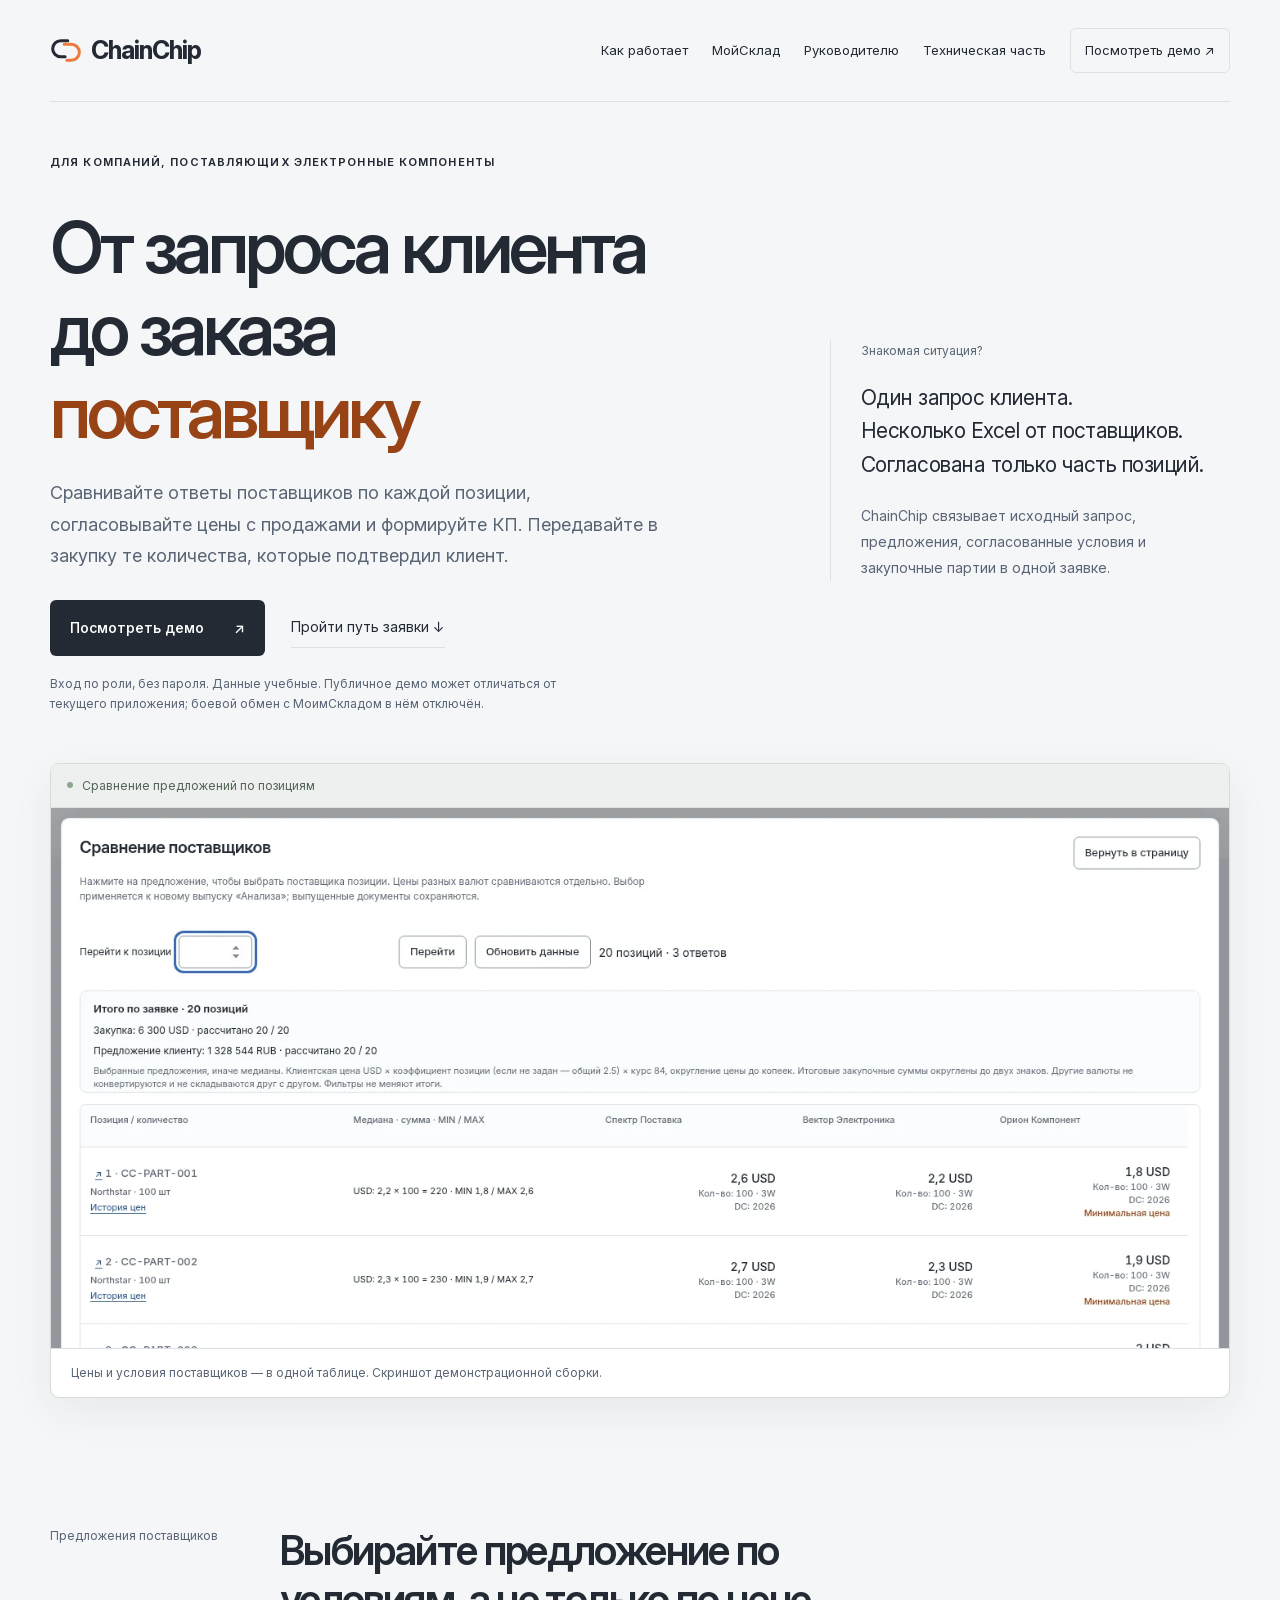
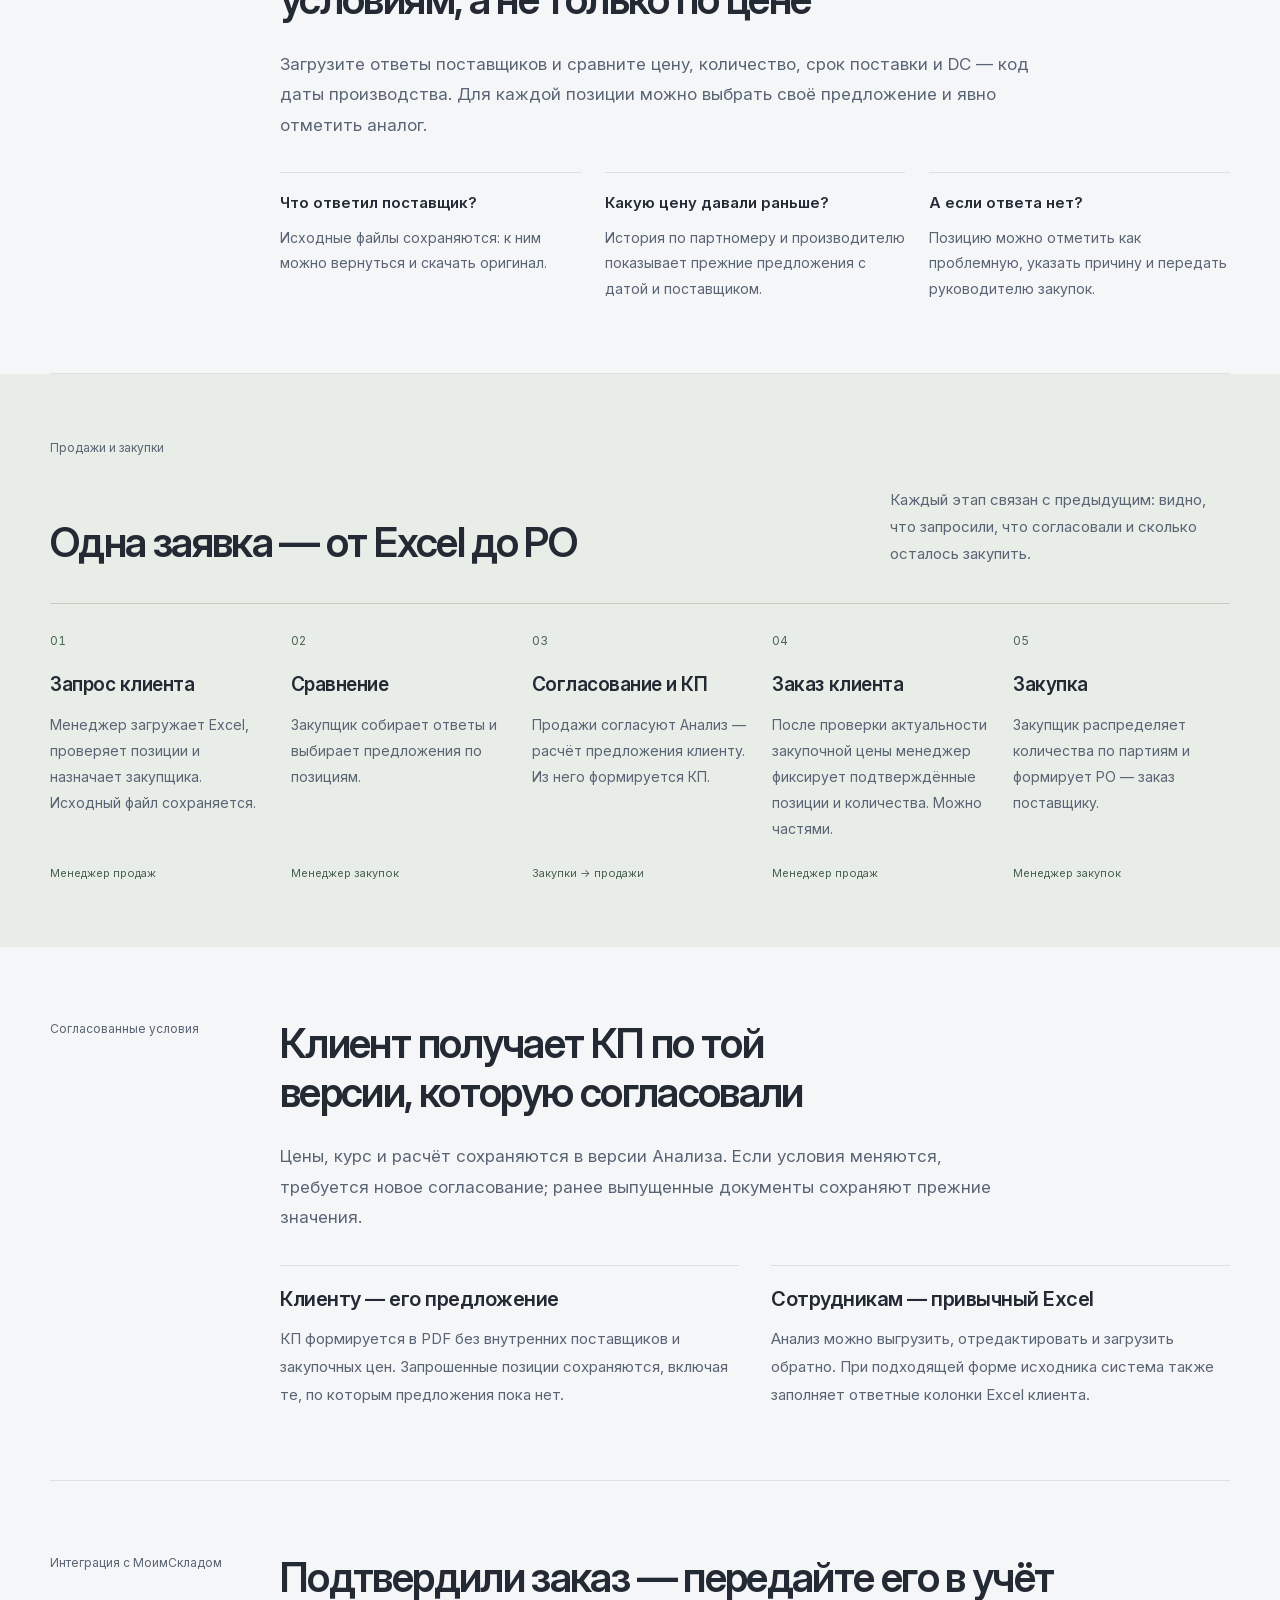
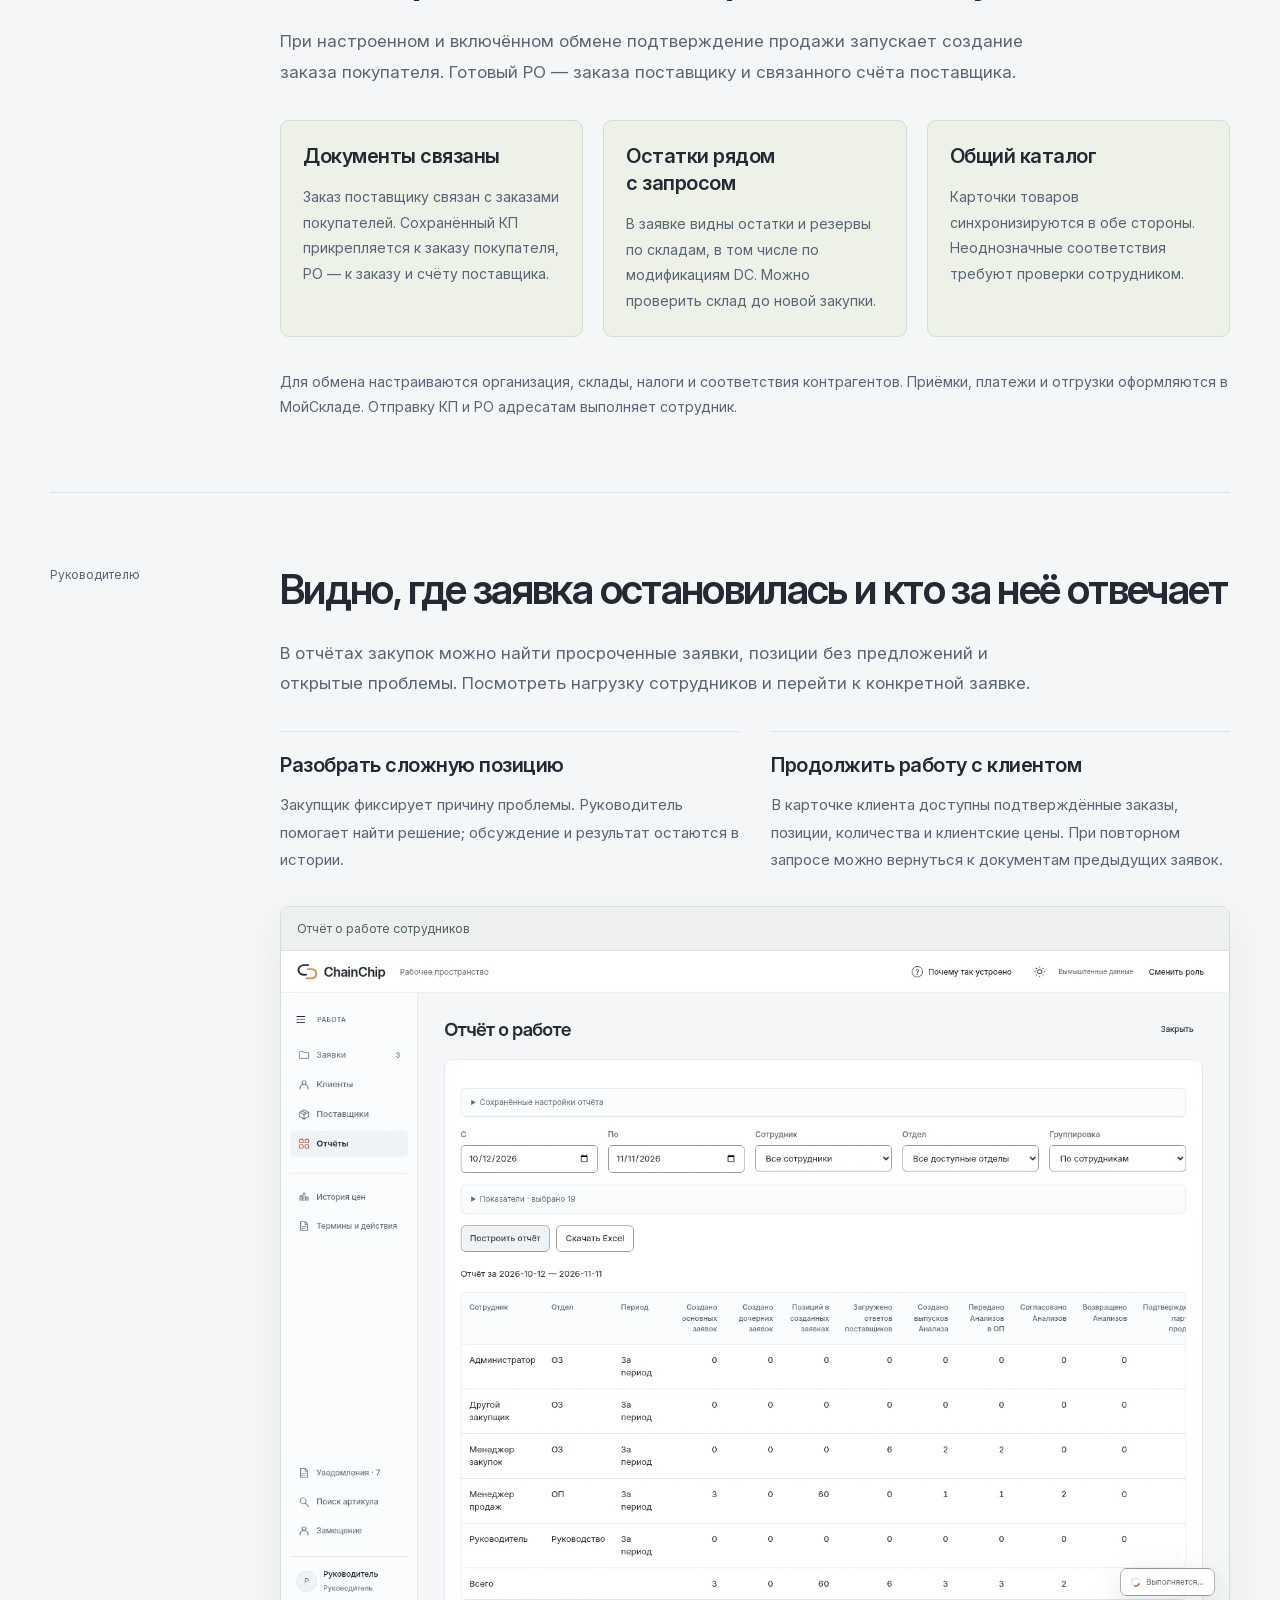
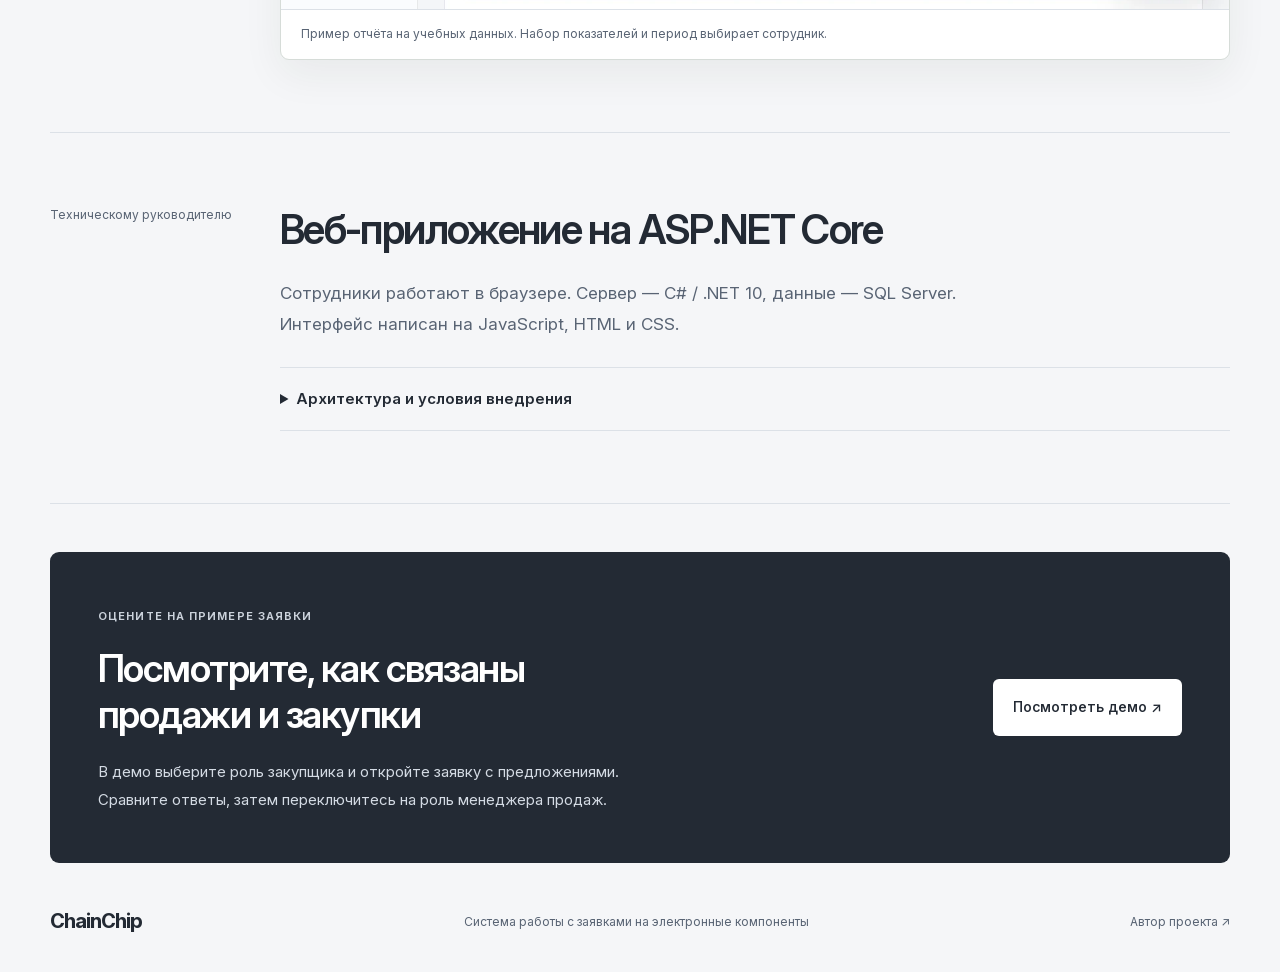
<file: index.html>
<!doctype html>
<html lang="ru">
<head>
  <meta charset="utf-8" />
  <meta name="viewport" content="width=device-width,initial-scale=1" />
  <meta name="color-scheme" content="light" />
  <title>ChainChip — от запроса на компоненты до заказа поставщику</title>
  <meta name="description" content="ChainChip для дистрибьюторов электронных компонентов: сравнение предложений поставщиков, согласование цен, КП и закупка по подтверждённому заказу клиента. Интеграция с МоимСкладом." />
  <meta property="og:title" content="ChainChip — от запроса клиента до заказа поставщику" />
  <meta property="og:description" content="Сравните предложения по каждой позиции. Согласуйте условия. Передайте подтверждённые количества в закупку." />
  <meta property="og:type" content="website" />
  <meta property="og:image" content="https://b0ttokyanpa.github.io/chainchiprfq/assets/comparison.webp" />
  <meta name="twitter:card" content="summary_large_image" />
  <link rel="canonical" href="https://b0ttokyanpa.github.io/chainchiprfq/" />
  <link rel="icon" href="assets/favicon.svg" type="image/svg+xml" />
  <link rel="preload" href="assets/InterVariable.woff2" as="font" type="font/woff2" crossorigin />
  <link rel="stylesheet" href="styles.css?v=20261117-business" />
</head>
<body>
  <a class="skip" href="#main">К содержанию</a>
  <header class="header wrap">
    <a class="brand" href="#" aria-label="ChainChip, начало страницы"><svg class="brand-mark" viewBox="0 0 36 32" aria-hidden="true"><path d="M20 5H12a9 9 0 0 0 0 18h5"/><path d="M16 9h8a9 9 0 0 1 0 18h-5" class="brand-contact"/></svg>ChainChip</a>
    <nav aria-label="Основная навигация">
      <a href="#workflow">Как работает</a><a href="#moysklad">МойСклад</a><a href="#team">Руководителю</a><a href="#engineering">Техническая часть</a>
      <a class="nav-app" href="https://demo.chainchiprfq.ru/" target="_blank" rel="noopener noreferrer">Посмотреть демо ↗</a>
    </nav>
  </header>
  <main id="main">
    <section class="hero wrap" aria-labelledby="hero-title">
      <span class="eyebrow">Для компаний, поставляющих электронные компоненты</span>
      <div class="hero-grid">
        <div class="hero-copy">
          <h1 id="hero-title">От запроса клиента<br />до заказа<br /><span>поставщику</span></h1>
          <p class="lead">Сравнивайте ответы поставщиков по каждой позиции, согласовывайте цены с продажами и формируйте КП. Передавайте в закупку те количества, которые подтвердил клиент.</p>
          <div class="hero-actions">
            <a class="button" href="https://demo.chainchiprfq.ru/" target="_blank" rel="noopener noreferrer">Посмотреть демо <span aria-hidden="true">↗</span></a>
            <a class="text-link" href="#workflow">Пройти путь заявки ↓</a>
          </div>
          <p class="access-note">Вход по роли, без пароля. Данные учебные. Публичное демо может отличаться от текущего приложения; боевой обмен с МоимСкладом в нём отключён.</p>
        </div>
        <aside class="hero-aside" aria-label="Когда нужен ChainChip">
          <div class="aside-index">Знакомая ситуация?</div>
          <p class="aside-statement">Один запрос клиента.<br />Несколько Excel от поставщиков.<br />Согласована только часть позиций.</p>
          <p class="aside-answer">ChainChip связывает исходный запрос, предложения, согласованные условия и закупочные партии в одной заявке.</p>
        </aside>
      </div>
      <figure class="product-shot hero-shot">
        <div class="shot-bar"><span class="shot-dot" aria-hidden="true"></span><span>Сравнение предложений по позициям</span></div>
        <a href="assets/comparison.webp" target="_blank" rel="noopener noreferrer" aria-label="Рассмотреть таблицу сравнения"><img src="assets/comparison.webp" width="1440" height="1000" alt="Интерфейс ChainChip: позиции клиента по строкам, предложения поставщиков по колонкам, цены и выбор предложения." fetchpriority="high" /></a>
        <figcaption>Цены и условия поставщиков — в одной таблице. Скриншот демонстрационной сборки.</figcaption>
      </figure>
    </section>

    <section class="wrap section" aria-labelledby="comparison-title">
      <div class="section-label">Предложения поставщиков</div>
      <div class="section-content">
        <h2 id="comparison-title">Выбирайте предложение по условиям, а не только по цене</h2>
        <p class="section-intro">Загрузите ответы поставщиков и сравните цену, количество, срок поставки и DC — код даты производства. Для каждой позиции можно выбрать своё предложение и явно отметить аналог.</p>
        <dl class="business-questions">
          <div><dt>Что ответил поставщик?</dt><dd>Исходные файлы сохраняются: к ним можно вернуться и скачать оригинал.</dd></div>
          <div id="price-history"><dt id="search">Какую цену давали раньше?</dt><dd>История по партномеру и производителю показывает прежние предложения с датой и поставщиком.</dd></div>
          <div><dt>А если ответа нет?</dt><dd>Позицию можно отметить как проблемную, указать причину и передать руководителю закупок.</dd></div>
        </dl>
      </div>
    </section>

    <section id="workflow" class="workflow section-band" aria-labelledby="workflow-title">
      <div class="wrap">
        <div class="section-label">Продажи и закупки</div>
        <div class="section-heading"><h2 id="workflow-title">Одна заявка — от Excel до PO</h2><p>Каждый этап связан с предыдущим: видно, что запросили, что согласовали и сколько осталось закупить.</p></div>
        <ol class="steps">
          <li><span class="step-number">01</span><h3>Запрос клиента</h3><p>Менеджер загружает Excel, проверяет позиции и назначает закупщика. Исходный файл сохраняется.</p><span class="step-owner">Менеджер продаж</span></li>
          <li><span class="step-number">02</span><h3>Сравнение</h3><p>Закупщик собирает ответы и выбирает предложения по позициям.</p><span class="step-owner">Менеджер закупок</span></li>
          <li><span class="step-number">03</span><h3>Согласование и КП</h3><p>Продажи согласуют Анализ — расчёт предложения клиенту. Из него формируется КП.</p><span class="step-owner">Закупки → продажи</span></li>
          <li><span class="step-number">04</span><h3>Заказ клиента</h3><p>После проверки актуальности закупочной цены менеджер фиксирует подтверждённые позиции и количества. Можно частями.</p><span class="step-owner">Менеджер продаж</span></li>
          <li><span class="step-number">05</span><h3>Закупка</h3><p>Закупщик распределяет количества по партиям и формирует PO — заказ поставщику.</p><span class="step-owner">Менеджер закупок</span></li>
        </ol>
      </div>
    </section>

    <section id="analysis" class="wrap section" aria-labelledby="analysis-title">
      <div class="section-label">Согласованные условия</div>
      <div class="section-content">
        <h2 id="analysis-title">Клиент получает КП по той версии, которую согласовали</h2>
        <p class="section-intro">Цены, курс и расчёт сохраняются в версии Анализа. Если условия меняются, требуется новое согласование; ранее выпущенные документы сохраняют прежние значения.</p>
        <div class="benefit-pair" id="commercial">
          <article><h3>Клиенту — его предложение</h3><p>КП формируется в PDF без внутренних поставщиков и закупочных цен. Запрошенные позиции сохраняются, включая те, по которым предложения пока нет.</p></article>
          <article><h3>Сотрудникам — привычный Excel</h3><p>Анализ можно выгрузить, отредактировать и загрузить обратно. При подходящей форме исходника система также заполняет ответные колонки Excel клиента.</p></article>
        </div>
      </div>
    </section>

    <section id="moysklad" class="wrap section" aria-labelledby="moysklad-title">
      <div class="section-label">Интеграция с МоимСкладом</div>
      <div class="section-content">
        <h2 id="moysklad-title">Подтвердили заказ — передайте его в учёт</h2>
        <p class="section-intro">При настроенном и включённом обмене подтверждение продажи запускает создание заказа покупателя. Готовый PO — заказа поставщику и связанного счёта поставщика.</p>
        <div class="integration-cards">
          <article><h3>Документы связаны</h3><p>Заказ поставщику связан с заказами покупателей. Сохранённый КП прикрепляется к заказу покупателя, PO — к заказу и счёту поставщика.</p></article>
          <article><h3>Остатки рядом с запросом</h3><p>В заявке видны остатки и резервы по складам, в том числе по модификациям DC. Можно проверить склад до новой закупки.</p></article>
          <article><h3>Общий каталог</h3><p>Карточки товаров синхронизируются в обе стороны. Неоднозначные соответствия требуют проверки сотрудником.</p></article>
        </div>
        <p class="integration-note">Для обмена настраиваются организация, склады, налоги и соответствия контрагентов. Приёмки, платежи и отгрузки оформляются в МойСкладе. Отправку КП и PO адресатам выполняет сотрудник.</p>
      </div>
    </section>

    <section id="team" class="wrap section" aria-labelledby="team-title">
      <div class="section-label">Руководителю</div>
      <div class="section-content">
        <h2 id="team-title">Видно, где заявка остановилась и кто за неё отвечает</h2>
        <p class="section-intro">В отчётах закупок можно найти просроченные заявки, позиции без предложений и открытые проблемы. Посмотреть нагрузку сотрудников и перейти к конкретной заявке.</p>
        <div class="benefit-pair">
          <article><h3>Разобрать сложную позицию</h3><p>Закупщик фиксирует причину проблемы. Руководитель помогает найти решение; обсуждение и результат остаются в истории.</p></article>
          <article><h3>Продолжить работу с клиентом</h3><p>В карточке клиента доступны подтверждённые заказы, позиции, количества и клиентские цены. При повторном запросе можно вернуться к документам предыдущих заявок.</p></article>
        </div>
        <figure class="product-shot report-shot">
          <div class="shot-bar"><span>Отчёт о работе сотрудников</span></div>
          <a href="assets/reports.webp" target="_blank" rel="noopener noreferrer" aria-label="Рассмотреть пример отчёта"><img src="assets/reports.webp" width="1440" height="1000" loading="lazy" alt="Пример отчёта ChainChip с выбранными показателями, периодом, группировкой и выгрузкой Excel." /></a>
          <figcaption>Пример отчёта на учебных данных. Набор показателей и период выбирает сотрудник.</figcaption>
        </figure>
      </div>
    </section>

    <section id="engineering" class="wrap section" aria-labelledby="engineering-title">
      <div class="section-label">Техническому руководителю</div>
      <div class="section-content">
        <h2 id="engineering-title">Веб-приложение на ASP.NET Core</h2>
        <p class="section-intro">Сотрудники работают в браузере. Сервер — C# / .NET 10, данные — SQL Server. Интерфейс написан на JavaScript, HTML и CSS.</p>
        <details class="technical-details" id="decisions">
          <summary>Архитектура и условия внедрения</summary>
          <dl class="stack-list">
            <div><dt>Развёртывание</dt><dd>Ubuntu, Nginx, приложение через systemd. SQL Server работает в Docker. Для демонстрации используется SQLite.</dd></div>
            <div><dt>Доступ и история</dt><dd>Права по ролям и назначению на заявку проверяются на сервере. Анализ, КП и PO сохраняются по версиям.</dd></div>
            <div><dt>Файлы</dt><dd>ClosedXML для Excel, PDFsharp для PDF. При резервировании нужно сохранять и базу данных, и файлы документов.</dd></div>
            <div><dt>Перед запуском</dt><dd>Проверяются клиентские формы Excel, роли сотрудников, настройка МойСклада, резервное копирование и нагрузка на выбранном сервере.</dd></div>
          </dl>
        </details>
      </div>
    </section>

    <section class="closing wrap" aria-labelledby="closing-title">
      <div><span class="eyebrow">Оцените на примере заявки</span><h2 id="closing-title">Посмотрите, как связаны<br />продажи и закупки</h2><p>В демо выберите роль закупщика и откройте заявку с предложениями.<br />Сравните ответы, затем переключитесь на роль менеджера продаж.</p></div>
      <a class="button button-light" href="https://demo.chainchiprfq.ru/" target="_blank" rel="noopener noreferrer">Посмотреть демо ↗</a>
    </section>
  </main>
  <footer class="footer wrap"><a class="brand" href="#">ChainChip</a><p>Система работы с заявками на электронные компоненты</p><a href="https://github.com/B0ttokyanpa" target="_blank" rel="noopener noreferrer">Автор проекта ↗</a></footer>
</body>
</html>
</file>
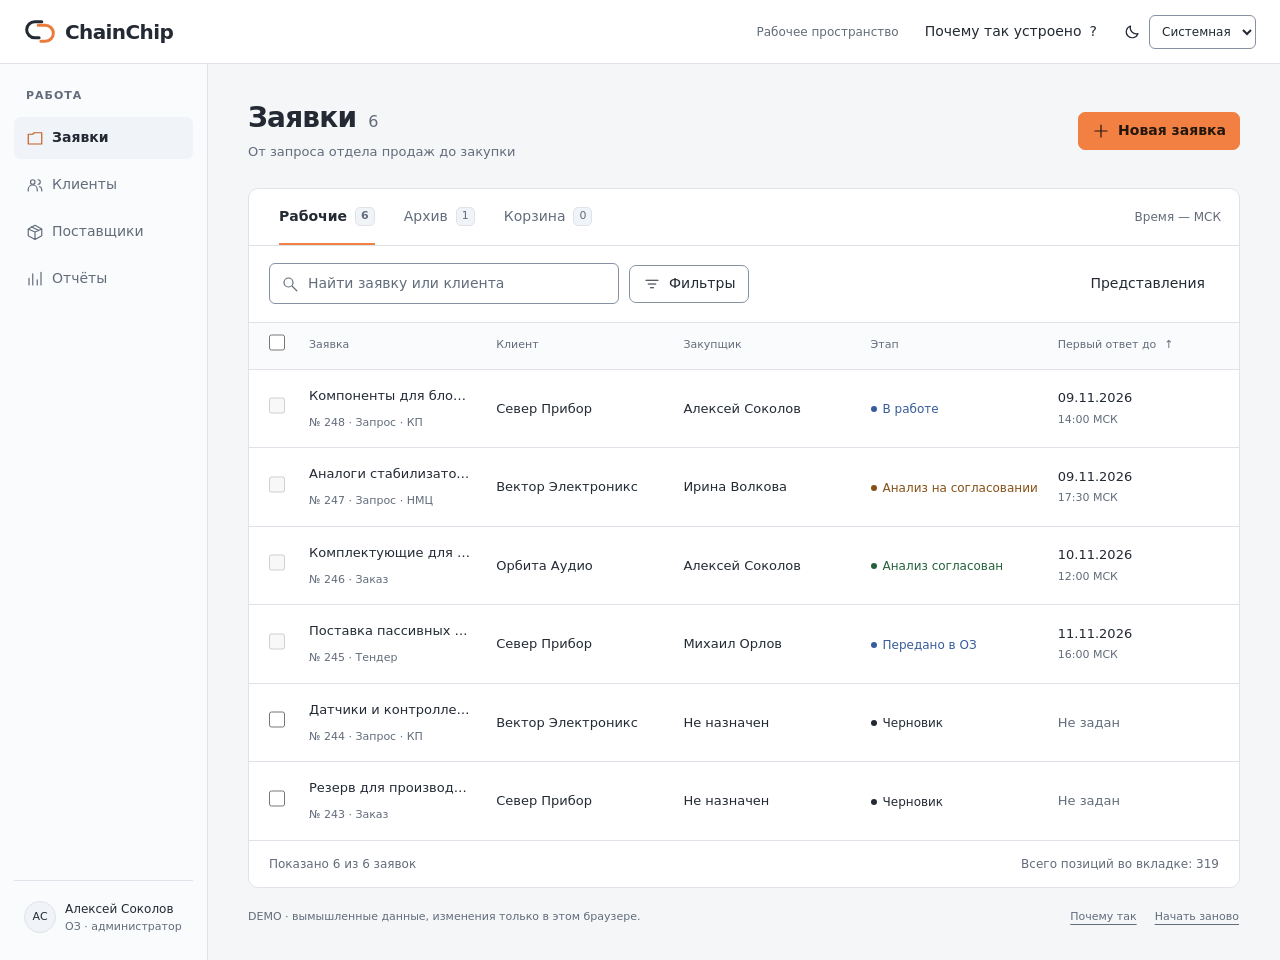
<file: ux-lab/index.html>
<!doctype html>
<html lang="ru"><head><meta charset="utf-8"><meta name="viewport" content="width=device-width, initial-scale=1"><meta name="color-scheme" content="light dark"><title>ChainChip — заявки</title><link rel="icon" href="data:image/svg+xml,%3Csvg xmlns='http://www.w3.org/2000/svg' viewBox='0 0 36 32'%3E%3Cpath d='M20 5H12a9 9 0 0 0 0 18h5' fill='none' stroke='%23232a34' stroke-width='3'/%3E%3Cpath d='M16 9h8a9 9 0 0 1 0 18h-5' fill='none' stroke='%23ec7a3c' stroke-width='3'/%3E%3C/svg%3E"><style>
:root{color-scheme:light;--canvas:#f5f6f8;--surface:#fff;--nav:#fafbfc;--text:#232a34;--muted:#626c7b;--line:#dfe3e9;--field:#8792a2;--hover:#f0f3f7;--accent:#f18042;--accent-text:#24170e;--green:#24613c;--green-bg:#eaf4ed;--amber:#865015;--amber-bg:#fff4e2;--blue:#365c9b;--blue-bg:#edf2fc;--red:#a92e30;--red-bg:#fff0f0;--focus:#386ac0;--shade:0 14px 50px #17213022;--selected:#fff4ec}
:root[data-theme=dark]{color-scheme:dark;--canvas:#14181d;--surface:#1c2128;--nav:#171c22;--text:#e6eaf0;--muted:#adb7c5;--line:#343c48;--field:#7e8b9d;--hover:#282f39;--green:#a2d7b1;--green-bg:#233d2d;--amber:#f1cb91;--amber-bg:#3f3220;--blue:#afcafa;--blue-bg:#26354b;--red:#ffb0b0;--red-bg:#49272d;--focus:#a6c7ff;--selected:#3b2c23;--shade:0 14px 50px #0006}
*{box-sizing:border-box}body{margin:0;font:14px/1.5 Inter,system-ui,-apple-system,"Segoe UI",sans-serif;background:var(--canvas);color:var(--text)}[hidden]{display:none!important}button,input,select{font:inherit;color:inherit}button,a,input,select{touch-action:manipulation}button{cursor:pointer;background:var(--surface);border:1px solid var(--field);border-radius:7px;min-height:38px;padding:7px 13px;display:inline-flex;align-items:center;justify-content:center;gap:8px;white-space:nowrap}button:hover{background:var(--hover)}button:disabled{cursor:not-allowed;opacity:.55}button.primary{background:var(--accent);color:var(--accent-text);border-color:var(--accent);font-weight:600}button.primary:hover{filter:brightness(.96)}button.quiet{background:transparent;border-color:transparent}button.icon{width:38px;padding:8px}button.danger{color:var(--red)}a{color:var(--text);text-underline-offset:3px}input,select{background:var(--surface);border:1px solid var(--field);border-radius:6px;padding:9px 11px;min-height:40px;max-width:100%}input::placeholder{color:var(--muted)}input[type=checkbox]{accent-color:#bf5a24;width:17px;height:17px;min-height:0;margin:0;cursor:pointer}label:has(input[type=checkbox]){cursor:pointer}svg{width:18px;height:18px;fill:none;stroke:currentColor;stroke-width:1.6;stroke-linecap:round;stroke-linejoin:round;flex-shrink:0}:focus-visible{outline:3px solid var(--focus);outline-offset:3px}small,.muted{color:var(--muted)}small{font-size:12px}h1,h2,h3,p{margin:0}h1{font-size:28px;line-height:1.25;letter-spacing:-.8px;font-weight:600}h2{font-size:18px;letter-spacing:-.3px}h3{font-size:15px}.skip{position:fixed;z-index:20;top:-100px;left:20px;padding:12px;background:var(--surface)}.skip:focus{top:10px}
.top{height:64px;background:var(--surface);border-bottom:1px solid var(--line);display:flex;align-items:center;padding:0 24px;gap:20px}.brand{font-size:20px;letter-spacing:-.6px;font-weight:600;display:flex;align-items:center;gap:9px;text-decoration:none}.brand svg{width:32px;height:29px;stroke-width:3.4}.top-right{margin-left:auto;display:flex;align-items:center;gap:12px}.top-right>span{color:var(--muted);font-size:12px}.theme-label{display:flex;align-items:center;gap:8px}.theme-label select{font-size:12px;min-height:34px;padding:5px 8px;max-width:125px}.layout{display:grid;grid-template-columns:208px minmax(0,1fr);min-height:calc(100vh - 64px)}aside{background:var(--nav);border-right:1px solid var(--line);padding:24px 14px;display:flex;flex-direction:column;gap:25px}.nav-label{font-size:11px;font-weight:600;letter-spacing:1px;color:var(--muted);padding:0 12px 12px}nav{display:grid;gap:5px}nav button{justify-content:flex-start;border:0;background:transparent;padding:10px 12px;color:var(--muted);min-height:42px}nav button[aria-current=page]{color:var(--text);background:var(--hover);font-weight:600}nav button[aria-current=page] svg{stroke:#c55e29}.aside-bottom{margin-top:auto;border-top:1px solid var(--line);padding:17px 10px 0;display:grid;gap:5px}.avatar{display:inline-grid;place-items:center;background:var(--hover);border:1px solid var(--line);border-radius:50%;height:32px;width:32px;font-size:11px}.profile{display:flex;align-items:center;gap:9px}.profile strong{font-size:12px;font-weight:500}.profile small{display:block;font-size:11px}main{min-width:0;padding:35px 40px 28px}.content{max-width:1420px;margin:auto}.page-heading{display:flex;align-items:center;justify-content:space-between;gap:15px;margin:1px 0 26px}.page-heading p{color:var(--muted);margin-top:7px;font-size:13px}.heading-title{display:flex;align-items:baseline;gap:12px}.count{font-size:16px;font-weight:400;color:var(--muted);letter-spacing:0}.panel{background:var(--surface);border:1px solid var(--line);border-radius:10px;overflow:hidden}.tabs{display:flex;align-items:center;gap:5px;padding:0 18px;min-height:56px;border-bottom:1px solid var(--line)}.tabs button{border:0;border-radius:0;background:transparent;min-height:56px;color:var(--muted);position:relative;padding:0 12px}.tabs button[aria-selected=true]{color:var(--text);font-weight:600}.tabs button[aria-selected=true]:after{content:"";height:2px;background:var(--accent);position:absolute;bottom:0;left:12px;right:12px}.tab-num{font-size:11px;background:var(--hover);border:1px solid var(--line);border-radius:5px;padding:0 5px;color:var(--muted)}.tabs .end{margin-left:auto;font-size:12px}.toolbar-shell{position:relative;min-height:76px;border-bottom:1px solid var(--line)}.toolbar{display:flex;align-items:center;gap:10px;min-height:76px;padding:17px 20px}.search{position:relative;width:350px;max-width:100%}.search svg{position:absolute;left:12px;top:12px;color:var(--muted)}.search input{width:100%;padding-left:38px}.toolbar .end{margin-left:auto}.selection{position:absolute;inset:0;background:var(--selected);z-index:1;display:flex;align-items:center;gap:10px;padding:17px 20px}.selection strong{font-size:13px;font-weight:600}.selection button:first-of-type{margin-left:10px}.filter-panel{background:var(--nav);border-bottom:1px solid var(--line);padding:18px 20px;display:flex;align-items:end;flex-wrap:wrap;gap:14px}.field{display:grid;gap:6px;font-size:13px;font-weight:500}.field select,.field input{font-weight:400}.filter-panel .field{flex:1;min-width:160px}.active-filters{display:flex;gap:8px;padding:11px 20px;border-bottom:1px solid var(--line);align-items:center;flex-wrap:wrap}.chip{font-size:12px;min-height:30px;padding:3px 9px;background:var(--hover);border-color:var(--line)}.table-scroll{overflow:auto;position:relative}.scroll-hint{display:none}.table-scroll:focus-visible{outline-offset:-3px}table{border-collapse:collapse;width:100%;text-align:left;font-size:13px}table.requests{min-width:1100px;table-layout:fixed}caption.sr,.sr{position:absolute;width:1px;height:1px;padding:0;margin:-1px;overflow:hidden;clip:rect(0,0,0,0);white-space:nowrap}th{font-size:11px;font-weight:500;color:var(--muted);background:var(--nav);height:44px;white-space:nowrap;border-bottom:1px solid var(--line);padding:9px 12px}td{border-bottom:1px solid var(--line);padding:16px 12px;vertical-align:middle}tbody tr:last-child td{border-bottom:0}.requests tbody tr{height:78px}.requests tr:hover td{background:var(--hover)}.requests tr.selected td{background:var(--selected)}.requests td:first-child,.requests th:first-child{padding-left:20px}.requests td:last-child{padding-right:14px}.row-title{font-weight:500;text-decoration:none;display:inline-block;max-width:100%;overflow:hidden;text-overflow:ellipsis;white-space:nowrap}.row-title:hover{text-decoration:underline}.secondary{display:block;color:var(--muted);font-size:11px;margin-top:4px;white-space:nowrap;overflow:hidden;text-overflow:ellipsis}.status{font-size:12px;display:inline-flex;align-items:center;gap:6px;white-space:nowrap}.status:before{content:"";height:6px;width:6px;border-radius:50%;background:currentColor}.status.work{color:var(--blue)}.status.review{color:var(--amber)}.status.done{color:var(--green)}.num{text-align:right;font-variant-numeric:tabular-nums}.sort{min-height:28px;font-size:11px;border:0;border-radius:3px;padding:0;background:transparent;color:var(--muted)}.deadline{white-space:nowrap;font-variant-numeric:tabular-nums}.deadline strong{font-weight:500}.deadline.attention{color:var(--amber)}.table-footer{border-top:1px solid var(--line);padding:14px 20px;display:flex;align-items:center;gap:15px;font-size:12px;color:var(--muted)}.table-footer .end{margin-left:auto}.empty{padding:55px 20px;text-align:center}.empty h2{font-size:17px}.empty p{color:var(--muted);margin:8px 0 18px;font-size:13px}.note{font-size:11px;color:var(--muted);margin-top:16px;display:flex;justify-content:space-between;align-items:center;gap:12px}.note button{font-size:11px;padding:3px 0;min-height:28px;text-decoration:underline;text-underline-offset:4px}.popover{position:fixed;z-index:12;padding:6px;background:var(--surface);border:1px solid var(--line);box-shadow:var(--shade);border-radius:9px;width:230px;max-width:calc(100vw - 24px)}.popover button{border:0;justify-content:flex-start;width:100%;font-size:13px}.popover p{padding:7px 10px;font-size:11px;color:var(--muted)}dialog{color:var(--text);background:var(--surface);border:1px solid var(--line);border-radius:12px;box-shadow:var(--shade);padding:0;width:540px;max-width:calc(100vw - 28px);max-height:calc(100dvh - 40px);overflow:auto}dialog::backdrop{background:#10182066;backdrop-filter:blur(2px)}.dialog-head{padding:23px 24px 18px;display:flex;align-items:center;justify-content:space-between;gap:12px;border-bottom:1px solid var(--line)}.dialog-body{padding:22px 24px;display:grid;gap:17px}.dialog-actions{padding:17px 24px;display:flex;justify-content:flex-end;gap:9px;border-top:1px solid var(--line)}.error{font-size:12px;color:var(--red)}.error-box{padding:14px 16px;border-left:3px solid var(--red);background:var(--red-bg)}.error-box strong{display:block;margin-bottom:5px}.error-box a{color:var(--red);display:block;font-size:13px}.invalid{border-color:var(--red)}.toast{position:fixed;z-index:30;bottom:24px;left:50%;transform:translateX(-50%);max-width:calc(100vw - 30px);background:var(--surface);border:1px solid var(--field);box-shadow:var(--shade);padding:10px 12px 10px 18px;border-radius:9px;display:flex;align-items:center;gap:18px;font-size:13px}.toast button{font-size:12px}.toast span{min-width:0}.back{padding-left:0;margin-bottom:17px;color:var(--muted);min-height:30px}.detail-meta{display:flex;gap:24px;flex-wrap:wrap;margin-bottom:23px;color:var(--muted);font-size:13px}.detail-meta b{color:var(--text);font-weight:500}.detail-title{margin-bottom:17px}.next-step{border:1px solid var(--line);background:var(--surface);border-radius:9px;padding:16px 20px;margin-bottom:22px;display:flex;gap:18px;justify-content:space-between;align-items:center}.next-step p{font-size:12px;color:var(--muted);margin-top:4px}.detail-table{min-width:700px}.detail-table td{height:70px}.mono{font-variant-numeric:tabular-nums;font-weight:500}.price-button{padding:8px 10px;min-width:88px;text-align:right;justify-content:flex-end;background:transparent;border:1px solid transparent;font-variant-numeric:tabular-nums}.price-button[aria-pressed=true]{border-color:var(--field);background:var(--hover);font-weight:600}.price-button:hover{border-color:var(--field)}.anomaly{color:var(--amber);background:var(--amber-bg)}.comparison-footer{display:flex;justify-content:space-between;gap:20px;padding:17px 20px;border-top:1px solid var(--line)}.comparison-footer strong{font-size:17px}.comparison-footer small{display:block;margin-top:3px}.supplier-head{text-align:right}.directory{display:grid;grid-template-columns:repeat(auto-fit,minmax(230px,1fr));gap:16px}.directory article{padding:24px}.directory p{color:var(--muted);font-size:13px;margin:9px 0}.report-list{padding:0 24px}.report-list>div{display:flex;justify-content:space-between;gap:20px;padding:20px 0;border-bottom:1px solid var(--line)}.report-list>div:last-child{border:0}.study{width:700px}.study .dialog-body{line-height:1.65}.study ol{margin:0;padding-left:22px}.study li{margin-bottom:16px}.study a{color:var(--blue)}.study p{color:var(--muted);font-size:13px}.mobile-nav{display:none}.theme-changing,.theme-changing *{transition:background-color 320ms ease,color 320ms ease,border-color 320ms ease,box-shadow 320ms ease!important}
@media(min-width:1700px){main{padding-top:44px}.content{max-width:1420px}}@media(max-width:1100px){.layout{grid-template-columns:180px minmax(0,1fr)}main{padding:28px 24px}.top{padding:0 18px}.top-right>span{display:none}}.scroll-hint{color:var(--muted);font-size:11px;padding:8px 14px;border-bottom:1px solid var(--line)}
@media(max-width:750px){.scroll-hint{display:block}.layout{display:block}aside{display:none}.mobile-nav{display:inline-flex}.top{height:60px;padding:0 14px;gap:10px}.brand{font-size:17px}.brand svg{width:27px}.top-right{gap:5px}.top-right .why-label{display:none}.theme-label>svg{display:none}.theme-label select{max-width:106px}main{padding:25px 16px}.page-heading{align-items:flex-start;margin-bottom:20px}h1{font-size:25px}.page-heading p{font-size:12px}.page-heading button{font-size:12px;padding:8px 10px}.toolbar{flex-wrap:wrap;padding:14px;gap:9px}.search{flex:1;min-width:180px}.toolbar .end{margin-left:0}.toolbar-shell{min-height:76px}.tabs{padding:0 7px;gap:0}.tabs button{padding:0 10px;font-size:12px}.tabs .end{display:none}.table-footer{padding:13px 14px;flex-wrap:wrap;gap:8px}.table-footer .end{margin-left:0;width:100%}.selection{padding:14px;flex-wrap:wrap;gap:7px}.selection strong{font-size:12px}.selection button{font-size:12px;padding:6px 9px;min-height:34px}.selection button:first-of-type{margin-left:0}.filter-panel{padding:14px}.note{align-items:flex-start}.next-step{align-items:flex-start;flex-direction:column}.comparison-footer{flex-direction:column}.detail-meta{gap:10px 20px}.mobile-menu{width:340px}.mobile-menu nav{padding:18px}.toast{bottom:14px;gap:8px}.toast button{padding:5px 7px}.dialog-head,.dialog-body,.dialog-actions{padding-left:18px;padding-right:18px}}
@media(max-width:440px){.top{gap:8px}.brand{font-size:16px}.top-right{gap:0}#why{display:none}.theme-label select{max-width:102px}}
@media(prefers-reduced-motion:reduce){*,*::before,*::after{animation:none!important;transition:none!important;scroll-behavior:auto!important}.theme-changing,.theme-changing *{transition:none!important}}
</style></head><body>
<svg aria-hidden="true" style="position:absolute;width:0;height:0;overflow:hidden"><defs>
<symbol id="i-requests" viewBox="0 0 24 24"><path d="M3 7h6l2-2h10v15H3z"/></symbol><symbol id="i-users" viewBox="0 0 24 24"><circle cx="9" cy="8" r="3"/><path d="M3 20v-2a6 6 0 0 1 12 0v2m1-15a3 3 0 0 1 0 6m2 3a5 5 0 0 1 3 4v2"/></symbol><symbol id="i-box" viewBox="0 0 24 24"><path d="m12 3 9 5v9l-9 5-9-5V8zm0 9 9-4M3 8l9 4v10M7 5l10 5"/></symbol><symbol id="i-report" viewBox="0 0 24 24"><path d="M4 20V11m5 9V5m6 15v-7m5 7V3"/></symbol><symbol id="i-search" viewBox="0 0 24 24"><circle cx="10" cy="10" r="6"/><path d="m15 15 6 6"/></symbol><symbol id="i-plus" viewBox="0 0 24 24"><path d="M12 4v16M4 12h16"/></symbol><symbol id="i-filter" viewBox="0 0 24 24"><path d="M4 7h16M7 12h10m-7 5h4"/></symbol><symbol id="i-arrow" viewBox="0 0 24 24"><path d="m10 5-7 7 7 7M3 12h18"/></symbol><symbol id="i-menu" viewBox="0 0 24 24"><path d="M4 6h16M4 12h16M4 18h16"/></symbol><symbol id="i-close" viewBox="0 0 24 24"><path d="m6 6 12 12M6 18 18 6"/></symbol><symbol id="i-theme" viewBox="0 0 24 24"><path d="M20 14a8 8 0 0 1-10-10 8 8 0 1 0 10 10Z"/></symbol><symbol id="i-more" viewBox="0 0 24 24"><circle cx="5" cy="12" r=".8"/><circle cx="12" cy="12" r=".8"/><circle cx="19" cy="12" r=".8"/></symbol>
</defs></svg>
<a class="skip" href="#main">Перейти к содержимому</a>
<header class="top"><button class="icon quiet mobile-nav" id="mobileNav" aria-label="Открыть навигацию"><svg><use href="#i-menu"/></svg></button><a class="brand" href="#requests"><svg viewBox="0 0 36 32" aria-hidden="true"><path d="M20 5H12a9 9 0 0 0 0 18h5"/><path d="M16 9h8a9 9 0 0 1 0 18h-5" stroke="#ec7a3c"/></svg>ChainChip</a><div class="top-right"><span>Рабочее пространство</span><button class="quiet" id="why"><span class="why-label">Почему так устроено</span><span aria-hidden="true">?</span></button><label class="theme-label"><svg aria-hidden="true"><use href="#i-theme"/></svg><span class="sr">Тема</span><select id="theme"><option value="system">Системная</option><option value="light">Светлая</option><option value="dark">Тёмная</option></select></label></div></header>
<div class="layout"><aside><div><div class="nav-label">РАБОТА</div><nav aria-label="Основные разделы" id="nav"><button data-route="requests" aria-current="page"><svg aria-hidden="true"><use href="#i-requests"/></svg>Заявки</button><button data-route="clients"><svg aria-hidden="true"><use href="#i-users"/></svg>Клиенты</button><button data-route="suppliers"><svg aria-hidden="true"><use href="#i-box"/></svg>Поставщики</button><button data-route="reports"><svg aria-hidden="true"><use href="#i-report"/></svg>Отчёты</button></nav></div><div class="aside-bottom"><div class="profile"><span class="avatar">АС</span><div><strong>Алексей Соколов</strong><small>ОЗ · администратор</small></div></div></div></aside>
<main id="main" tabindex="-1"><div class="content">
<section id="listView"><div class="page-heading"><div><div class="heading-title"><h1>Заявки</h1><span class="count" id="headingCount"></span></div><p>От запроса отдела продаж до закупки</p></div><button class="primary" id="create"><svg aria-hidden="true"><use href="#i-plus"/></svg>Новая заявка</button></div>
<div class="panel"><div class="tabs" role="tablist" aria-label="Размещение заявки"><button role="tab" id="tab-working" aria-controls="requestList" aria-selected="true" data-tab="working">Рабочие <span class="tab-num" id="workingCount"></span></button><button role="tab" id="tab-archive" aria-controls="requestList" aria-selected="false" tabindex="-1" data-tab="archive">Архив <span class="tab-num" id="archiveCount"></span></button><button role="tab" id="tab-trash" aria-controls="requestList" aria-selected="false" tabindex="-1" data-tab="trash">Корзина <span class="tab-num" id="trashCount"></span></button><span class="end muted">Время — МСК</span></div>
<div id="requestList" role="tabpanel" aria-labelledby="tab-working"><div class="toolbar-shell"><div class="toolbar"><label class="search"><span class="sr">Поиск по заявкам и клиентам</span><svg aria-hidden="true"><use href="#i-search"/></svg><input id="search" type="search" placeholder="Найти заявку или клиента" autocomplete="off"></label><button id="filtersToggle" aria-expanded="false" aria-controls="filters"><svg aria-hidden="true"><use href="#i-filter"/></svg>Фильтры <span id="filterCount" hidden></span></button><button class="quiet end" id="viewsToggle" aria-expanded="false" aria-controls="views">Представления</button></div><div class="selection" id="selection" hidden><strong id="selectionCount"></strong><button id="assign">Назначить закупщика</button><button class="quiet" id="selectionClear">Снять выбор</button></div></div>
<form class="filter-panel" id="filters" hidden><label class="field">Тип заявки<select id="kind"><option value="">Все типы</option><option>Запрос</option><option>Тендер</option><option>Заказ</option></select></label><label class="field">Вид запроса<select id="subtype"><option value="">Любой</option><option>КП</option><option>НМЦ</option></select></label><label class="field">Этап<select id="stage"><option value="">Все этапы</option><option>Черновик</option><option>Передано в ОЗ</option><option>В работе</option><option>Анализ на согласовании</option><option>Анализ согласован</option></select></label><button type="reset" class="quiet">Сбросить фильтры</button></form>
<div class="active-filters" id="activeFilters" hidden></div><div class="scroll-hint">Таблицу можно прокручивать вправо →</div><div class="table-scroll" tabindex="0" role="region" aria-label="Таблица с горизонтальной прокруткой"><table class="requests"><caption class="sr">Заявки отдела продаж</caption><colgroup><col style="width:48px"><col style="width:calc((100% - 164px) * .27)"><col style="width:calc((100% - 164px) * .16)"><col style="width:calc((100% - 164px) * .17)"><col style="width:calc((100% - 164px) * .21)"><col style="width:calc((100% - 164px) * .19)"><col style="width:68px"><col style="width:48px"></colgroup><thead><tr><th><label><span class="sr">Выбрать все доступные черновики</span><input type="checkbox" id="selectAll"></label></th><th>Заявка</th><th>Клиент</th><th>Закупщик</th><th>Этап</th><th aria-sort="ascending" id="dueHeading"><button class="sort" id="sortDue">Первый ответ до <span aria-hidden="true">↑</span></button></th><th class="num">Позиций</th><th><span class="sr">Действия</span></th></tr></thead><tbody id="rows"></tbody></table></div><div class="empty" id="empty" hidden><h2>Заявок не найдено</h2><p>Попробуйте другое название или сбросьте фильтры.</p><button id="emptyReset">Сбросить поиск и фильтры</button></div><div class="table-footer"><span id="result" role="status"></span><span class="end" id="positionsTotal"></span></div></div></div></section>
<section id="detailView" hidden><button class="quiet back" id="back"><svg aria-hidden="true"><use href="#i-arrow"/></svg>К списку заявок</button><div class="page-heading detail-title"><div><h1 id="detailTitle"></h1><p id="detailType"></p></div><span class="status work" id="detailStage"></span></div><div class="detail-meta" id="detailMeta"></div><div class="next-step"><div><h3 id="nextTitle">Следующий шаг — проверить предложения</h3><p id="nextDescription">По умолчанию в Анализе используется медиана. Выбранное предложение заменяет её.</p></div><button id="openComparison">Открыть сравнение</button></div><div class="panel"><div class="tabs" role="tablist" aria-label="Этапы заявки"><button role="tab" aria-selected="true" id="detail-tab-positions" aria-controls="detailContent" data-detail="positions">Позиции</button><button role="tab" aria-selected="false" tabindex="-1" id="detail-tab-comparison" aria-controls="detailContent" data-detail="comparison">Сравнение цен</button><button role="tab" aria-selected="false" tabindex="-1" id="detail-tab-analysis" aria-controls="detailContent" data-detail="analysis">Анализ</button></div><div id="detailContent" role="tabpanel" aria-labelledby="detail-tab-positions"></div></div></section>
<section id="directoryView" hidden><div class="page-heading"><div><h1 id="directoryTitle"></h1><p id="directoryDescription"></p></div></div><div id="directoryBody"></div></section>
<footer class="note"><span>DEMO · вымышленные данные, изменения только в этом браузере.</span><span style="display:flex;gap:16px"><button class="quiet" id="whyFooter">Почему так</button><button class="quiet" id="resetData">Начать заново</button></span></footer>
</div></main></div>
<div class="popover" id="views" hidden><p>Быстрый отбор</p><button data-view="all">Все заявки</button><button data-view="mine">Мои заявки</button><button data-view="review">Анализ на согласовании</button><button id="saveView">Сохранить текущий отбор</button><div id="savedViews"></div></div><div class="popover" id="rowMenu" hidden></div>
<dialog id="newDialog" aria-labelledby="newTitle"><form id="newForm" novalidate><div class="dialog-head"><h2 id="newTitle">Новая заявка</h2><button type="button" class="icon quiet" data-close="newDialog" aria-label="Закрыть создание заявки"><svg aria-hidden="true"><use href="#i-close"/></svg></button></div><div class="dialog-body"><div id="formErrors" class="error-box" tabindex="-1" hidden></div><label class="field">Название заявки<input id="newName" maxlength="120" aria-describedby="nameHelp"><small id="nameHelp">Например, «Компоненты для блока питания»</small><span class="error" id="nameError" hidden></span></label><label class="field">Клиент<select id="newClient"><option value="">Выберите клиента</option><option>Север Прибор</option><option>Вектор Электроникс</option><option>Орбита Аудио</option></select><span class="error" id="clientError" hidden></span></label><div style="display:flex;gap:14px"><label class="field" style="flex:1">Тип заявки<select id="newKind"><option>Запрос</option><option>Тендер</option><option>Заказ</option></select></label><label class="field" style="flex:1">Вид запроса<select id="newSubtype"><option value="">Не указан</option><option>КП</option><option>НМЦ</option></select></label></div><p class="muted" style="font-size:12px">Сначала создайте черновик. Позиции можно добавить на следующем шаге.</p></div><div class="dialog-actions"><button type="button" data-close="newDialog">Отмена</button><button type="submit" class="primary">Создать черновик</button></div></form></dialog>
<dialog id="assignDialog" aria-labelledby="assignTitle"><form id="assignForm"><div class="dialog-head"><h2 id="assignTitle">Назначить закупщика</h2></div><div class="dialog-body"><p id="assignDescription" class="muted"></p><label class="field">Закупщик<select id="assignee"><option>Алексей Соколов</option><option>Ирина Волкова</option><option>Михаил Орлов</option></select></label></div><div class="dialog-actions"><button type="button" data-close="assignDialog">Отмена</button><button class="primary">Назначить</button></div></form></dialog>
<dialog id="saveDialog" aria-labelledby="saveTitle"><form id="saveForm"><div class="dialog-head"><h2 id="saveTitle">Сохранить отбор</h2></div><div class="dialog-body"><label class="field">Название<input id="viewName" required maxlength="60" placeholder="Например, «Запросы КП»"></label></div><div class="dialog-actions"><button type="button" data-close="saveDialog">Отмена</button><button class="primary">Сохранить</button></div></form></dialog>
<dialog id="studyDialog" class="study" aria-labelledby="studyTitle"><div class="dialog-head"><h2 id="studyTitle" tabindex="-1">Почему так устроено</h2><button class="icon quiet" data-close="studyDialog" aria-label="Закрыть объяснение"><svg aria-hidden="true"><use href="#i-close"/></svg></button></div><div class="dialog-body"><p>Этот экран — практическая проверка правил. Его удобство ещё нужно проверить с сотрудниками.</p><ol><li><strong>Одна рабочая область.</strong> Навигация ведёт в раздел, вкладки меняют размещение заявок, фильтры уточняют список. Эти уровни не смешиваются. <a href="https://www.nngroup.com/articles/ten-usability-heuristics/" target="_blank" rel="noopener">Эвристики Nielsen</a>.</li><li><strong>Редкое раскрывается по запросу.</strong> Фильтры и сохранённые представления доступны по кнопке. Активный отбор остаётся видимым. <a href="https://www.nngroup.com/articles/progressive-disclosure/" target="_blank" rel="noopener">Progressive disclosure</a>.</li><li><strong>Таблица помогает сравнивать.</strong> Числа выровнены вправо, даты имеют единый формат, контекстные действия появляются после выделения черновиков. <a href="https://carbondesignsystem.com/components/data-table/usage/" target="_blank" rel="noopener">IBM Carbon</a>.</li><li><strong>Можно ошибиться и исправить.</strong> Архивирование и перенос в корзину можно отменить. Ошибка формы объясняет, какое поле исправить; заполненное не исчезает. <a href="https://design-system.service.gov.uk/components/error-summary/" target="_blank" rel="noopener">GOV.UK</a>.</li><li><strong>Читаемость важнее бледности.</strong> Контрастный текст, видимый фокус, подписи статусов помимо цвета, управление клавиатурой. Тема следует системе, анимация учитывает reduced motion. <a href="https://www.w3.org/TR/WCAG22/" target="_blank" rel="noopener">WCAG 2.2</a>.</li><li><strong>Данные важнее декоративных метрик.</strong> Внизу показано число позиций во всех заявках текущей вкладки. В Анализе — выбранная цена либо медиана, а итог рассчитан по всем строкам.</li></ol><p><a href="https://github.com/B0ttokyanpa/chainchiprfq/blob/main/ux-lab/RESEARCH.md" target="_blank" rel="noopener">Краткая выжимка, все источники и ограничения исследования</a>.</p></div></dialog>
<dialog id="mobileDialog" class="mobile-menu" aria-labelledby="mobileTitle"><div class="dialog-head"><h2 id="mobileTitle">Разделы</h2><button class="icon quiet" data-close="mobileDialog" aria-label="Закрыть навигацию"><svg aria-hidden="true"><use href="#i-close"/></svg></button></div><nav id="mobileLinks" aria-label="Разделы приложения"></nav></dialog>
<div class="toast" id="toast" hidden><span id="toastText" role="status" aria-live="polite"></span><button id="undo" hidden>Отменить</button><button class="quiet icon" id="toastClose" aria-label="Закрыть уведомление"><svg aria-hidden="true"><use href="#i-close"/></svg></button></div>
<script>
'use strict';
const $=id=>document.getElementById(id),esc=s=>String(s??'').replace(/[&<>"']/g,c=>({'&':'&amp;','<':'&lt;','>':'&gt;','"':'&quot;',"'":'&#39;'}[c])),icon=n=>`<svg aria-hidden="true"><use href="#i-${n}"/></svg>`;
const seeds=[
{id:248,name:'Компоненты для блока управления',client:'Север Прибор',kind:'Запрос',subtype:'КП',buyer:'Алексей Соколов',stage:'В работе',due:'2026-11-09T14:00',positions:59,tab:'working'},
{id:247,name:'Аналоги стабилизаторов напряжения',client:'Вектор Электроникс',kind:'Запрос',subtype:'НМЦ',buyer:'Ирина Волкова',stage:'Анализ на согласовании',due:'2026-11-09T17:30',positions:12,tab:'working'},
{id:246,name:'Комплектующие для серии А-12',client:'Орбита Аудио',kind:'Заказ',subtype:'',buyer:'Алексей Соколов',stage:'Анализ согласован',due:'2026-11-10T12:00',positions:36,tab:'working'},
{id:245,name:'Поставка пассивных компонентов',client:'Север Прибор',kind:'Тендер',subtype:'',buyer:'Михаил Орлов',stage:'Передано в ОЗ',due:'2026-11-11T16:00',positions:180,tab:'working'},
{id:244,name:'Датчики и контроллеры питания',client:'Вектор Электроникс',kind:'Запрос',subtype:'КП',buyer:'Не назначен',stage:'Черновик',due:'',positions:24,tab:'working'},
{id:243,name:'Резерв для производства, декабрь',client:'Север Прибор',kind:'Заказ',subtype:'',buyer:'Не назначен',stage:'Черновик',due:'',positions:8,tab:'working'},
{id:240,name:'Компоненты для опытной партии',client:'Орбита Аудио',kind:'Запрос',subtype:'КП',buyer:'Ирина Волкова',stage:'Анализ согласован',due:'2026-11-02T15:00',positions:18,tab:'archive'}];
const positions=[{id:1,part:'STM32F407VGT6',mfr:'STMicroelectronics',qty:100,offers:[8.4,8.9,9.2],lt:['3 недели','4 недели','2 недели'],dc:['2025+','2026','2025+']},{id:2,part:'TPS5430DDA',mfr:'Texas Instruments',qty:250,offers:[1.9,2.1,5.8],lt:['2 недели','3 недели','1 неделя'],dc:['2026','2025+','2026']},{id:3,part:'LM358DR',mfr:'Texas Instruments',qty:1000,offers:[.18,.21,.24],lt:['2 недели','2 недели','3 недели'],dc:['2025+','2026','2026']}];
const supplierNames=['Альфа Компонент','Восток Электроникс','Контур Поставка'];let data=structuredClone(seeds),saved=[],selected=new Set(),tab='working',mine=false,sort=1,current=null,section='positions',choices={},lastUndo=null,trigger=null,dialogTrigger=null;
try{const v=JSON.parse(localStorage.getItem('chainchip.ux-lab.state'));if(v&&v.version===1&&Array.isArray(v.data)&&v.data.every(r=>r&&Number.isInteger(r.id)&&typeof r.name==='string')){data=v.data;saved=Array.isArray(v.saved)?v.saved:[];choices=v.choices||{}}}catch{}
function persist(){try{localStorage.setItem('chainchip.ux-lab.state',JSON.stringify({version:1,data,saved,choices}))}catch{notify('Браузер не разрешил сохранить изменения. Они останутся до закрытия страницы.')}}
function notify(text,undo){$('toastText').textContent=text;$('toast').hidden=false;$('undo').hidden=!undo;lastUndo=undo||null} $('toastClose').onclick=()=>$('toast').hidden=true;$('undo').onclick=()=>{if(lastUndo){const fn=lastUndo;lastUndo=null;fn();persist();render();notify('Действие отменено')}};
let theme='system';try{theme=localStorage.getItem('chainchip.ux-lab.theme')||'system'}catch{}if(!['system','light','dark'].includes(theme))theme='system';const media=matchMedia('(prefers-color-scheme: dark)');function applyTheme(animate){if(animate)document.documentElement.classList.add('theme-changing');document.documentElement.dataset.theme=theme==='system'?(media.matches?'dark':'light'):theme;setTimeout(()=>document.documentElement.classList.remove('theme-changing'),360)}$('theme').value=theme;applyTheme(false);$('theme').onchange=()=>{theme=$('theme').value;try{localStorage.setItem('chainchip.ux-lab.theme',theme)}catch{}applyTheme(true)};media.addEventListener('change',()=>{if(theme==='system')applyTheme(true)});
function dialog(id){closePops();dialogTrigger=document.activeElement;$(id).showModal();if(id==='studyDialog')$('studyTitle').focus()}document.querySelectorAll('dialog').forEach(d=>d.addEventListener('close',()=>{if(dialogTrigger?.isConnected)dialogTrigger.focus({preventScroll:true})}));document.querySelectorAll('[data-close]').forEach(b=>b.onclick=()=>$(b.dataset.close).close());$('why').onclick=()=>dialog('studyDialog');$('whyFooter').onclick=()=>dialog('studyDialog');$('mobileLinks').innerHTML=$('nav').innerHTML;$('mobileNav').onclick=()=>dialog('mobileDialog');
function closePops(restore=false){for(const p of document.querySelectorAll('.popover'))p.hidden=true;$('viewsToggle').setAttribute('aria-expanded','false');document.querySelectorAll('[data-menu]').forEach(b=>b.setAttribute('aria-expanded','false'));if(restore&&trigger?.isConnected)trigger.focus({preventScroll:true})}
function pop(id,b){const p=$(id),was=!p.hidden;closePops();if(was)return;trigger=b;p.hidden=false;const r=b.getBoundingClientRect();p.style.left=Math.max(12,Math.min(r.right-p.offsetWidth,innerWidth-p.offsetWidth-12))+'px';p.style.top=Math.max(12,Math.min(r.bottom+6,innerHeight-p.offsetHeight-12))+'px';b.setAttribute('aria-expanded','true');p.querySelector('button')?.focus({preventScroll:true})}
function filterState(){return{search:$('search').value,kind:$('kind').value,subtype:$('subtype').value,stage:$('stage').value,mine,tab}}
function reset(){for(const id of ['search','kind','subtype','stage'])$(id).value='';$('subtype').disabled=false;mine=false;selected.clear();render()}
function visible(){const f=filterState(),s=f.search.trim().toLocaleLowerCase('ru');return data.filter(r=>r.tab===tab&&(!mine||r.buyer==='Алексей Соколов')&&(!f.kind||r.kind===f.kind)&&(!f.subtype||r.subtype===f.subtype)&&(!f.stage||r.stage===f.stage)&&(!s||[r.name,r.client,r.id].join(' ').toLocaleLowerCase('ru').includes(s))).sort((a,b)=>sort*((a.due||'9999').localeCompare(b.due||'9999')))}
function eligible(r){return r.tab==='working'&&r.stage==='Черновик'}
function status(r){const cls=r.stage==='Анализ согласован'?'done':r.stage.includes('согласовании')?'review':r.stage==='Черновик'?'':'work';return `<span class="status ${cls}">${esc(r.stage)}</span>`}
function renderSelection(){const items=visible().filter(eligible);for(const id of selected)if(!items.some(r=>r.id===id))selected.delete(id);$('selection').hidden=!selected.size;$('selectionCount').textContent='Выбрано: '+selected.size;$('selectAll').disabled=!items.length;$('selectAll').checked=!!items.length&&items.every(r=>selected.has(r.id));$('selectAll').indeterminate=selected.size>0&&!$('selectAll').checked;document.querySelectorAll('[data-check]').forEach(c=>{c.checked=selected.has(Number(c.dataset.check));c.closest('tr').classList.toggle('selected',c.checked)})}
function render(){const items=visible();for(const k of ['working','archive','trash'])$(k+'Count').textContent=data.filter(r=>r.tab===k).length;$('headingCount').textContent=data.filter(r=>r.tab===tab).length;document.querySelectorAll('[data-tab]').forEach(b=>{const yes=b.dataset.tab===tab;b.setAttribute('aria-selected',String(yes));b.tabIndex=yes?0:-1});$('requestList').setAttribute('aria-labelledby','tab-'+tab);$('rows').innerHTML=items.map(r=>`<tr><td><label><span class="sr">Выбрать ${esc(r.name)}</span><input type="checkbox" data-check="${r.id}" ${eligible(r)?'':'disabled'} title="${eligible(r)?'Выбрать черновик':'Назначение доступно только для черновиков'}"></label></td><td><a class="row-title" href="#request/${r.id}" title="${esc(r.name)}">${esc(r.name)}</a><span class="secondary">№ ${r.id} · ${esc(r.kind)}${r.subtype?' · '+esc(r.subtype):''}</span></td><td>${esc(r.client)}</td><td>${esc(r.buyer)}</td><td>${status(r)}</td><td class="deadline">${r.due?`<strong>${esc(r.due.slice(8,10)+'.'+r.due.slice(5,7)+'.'+r.due.slice(0,4))}</strong><span class="secondary">${esc(r.due.slice(11))} МСК</span>`:'<span class="muted">Не задан</span>'}</td><td class="num">${r.positions.toLocaleString('ru-RU')}</td><td><button class="icon quiet" data-menu="${r.id}" aria-label="Действия: ${esc(r.name)}" aria-expanded="false" aria-controls="rowMenu">${icon('more')}</button></td></tr>`).join('');$('empty').hidden=items.length>0;document.querySelector('table.requests').hidden=!items.length;$('result').textContent=`Показано ${items.length} из ${data.filter(r=>r.tab===tab).length} заявок`;$('positionsTotal').textContent='Всего позиций во вкладке: '+data.filter(r=>r.tab===tab).reduce((s,r)=>s+r.positions,0).toLocaleString('ru-RU');const f=filterState(),labels=[['search',f.search&&'Поиск: '+f.search],['kind',f.kind],['subtype',f.subtype&&'Запрос '+f.subtype],['stage',f.stage],['mine',mine&&'Мои заявки']].filter(x=>x[1]);$('activeFilters').hidden=!labels.length;$('activeFilters').innerHTML=labels.map(([k,v])=>`<button class="chip" data-clear="${k}" aria-label="Убрать фильтр: ${esc(v)}">${esc(v)} <span aria-hidden="true">×</span></button>`).join('');$('filterCount').hidden=labels.length===0;$('filterCount').textContent=labels.length;renderSelection();document.querySelectorAll('[data-check]').forEach(c=>c.onchange=()=>{const id=Number(c.dataset.check);c.checked?selected.add(id):selected.delete(id);renderSelection()});document.querySelectorAll('[data-menu]').forEach(b=>b.onclick=()=>rowMenu(data.find(r=>r.id===Number(b.dataset.menu)),b));document.querySelectorAll('[data-clear]').forEach(b=>b.onclick=()=>{if(b.dataset.clear==='mine')mine=false;else $(b.dataset.clear).value='';if(b.dataset.clear==='kind'){$('subtype').disabled=false;$('subtype').value=''}render()})}
$('search').oninput=()=>{selected.clear();render()};$('filtersToggle').onclick=()=>{$('filters').hidden=!$('filters').hidden;$('filtersToggle').setAttribute('aria-expanded',String(!$('filters').hidden))};$('filters').onchange=e=>{if(e.target.id==='kind'){$('subtype').disabled=!!$('kind').value&&$('kind').value!=='Запрос';if($('subtype').disabled)$('subtype').value=''}selected.clear();render()};$('filters').onsubmit=e=>e.preventDefault();$('filters').onreset=e=>{e.preventDefault();reset()};$('emptyReset').onclick=reset;document.querySelectorAll('[data-tab]').forEach(b=>b.onclick=()=>{tab=b.dataset.tab;selected.clear();render()});$('selectAll').onchange=e=>{visible().filter(eligible).forEach(r=>e.target.checked?selected.add(r.id):selected.delete(r.id));renderSelection()};$('selectionClear').onclick=()=>{selected.clear();renderSelection();$('selectAll').focus()};$('sortDue').onclick=()=>{sort=-sort;$('dueHeading').setAttribute('aria-sort',sort===1?'ascending':'descending');$('sortDue').innerHTML='Первый ответ до <span aria-hidden="true">'+(sort===1?'↑':'↓')+'</span>';render()};
function rowMenu(r,b){$('rowMenu').innerHTML=`<button data-row="open">Открыть заявку</button>${r.tab==='working'?'<button data-row="archive">Переместить в архив</button>':''}${r.tab!=='working'?'<button data-row="working">Вернуть в рабочие</button>':''}${r.tab!=='trash'?'<button class="danger" data-row="trash">В корзину</button>':''}`;pop('rowMenu',b);$('rowMenu').querySelectorAll('[data-row]').forEach(button=>button.onclick=()=>{const target=button.dataset.row;closePops();if(target==='open'){location.hash='request/'+r.id;return}const before=r.tab;r.tab=target;selected.delete(r.id);persist();render();$('search').focus({preventScroll:true});notify(target==='trash'?'Заявка перемещена в корзину':target==='archive'?'Заявка перемещена в архив':'Заявка возвращена в рабочие',()=>{r.tab=before})})}
$('assign').onclick=()=>{$('assignDescription').textContent='Черновиков для назначения: '+selected.size;dialog('assignDialog')};$('assignForm').onsubmit=e=>{e.preventDefault();const old=data.filter(r=>selected.has(r.id)).map(r=>({id:r.id,buyer:r.buyer}));for(const r of data)if(selected.has(r.id))r.buyer=$('assignee').value;$('assignDialog').close();selected.clear();persist();render();$('search').focus();notify('Закупщик назначен',()=>{for(const v of old)data.find(r=>r.id===v.id).buyer=v.buyer})};
$('viewsToggle').onclick=()=>{$('savedViews').innerHTML=saved.map((v,i)=>`<button data-saved="${i}">${esc(v.name)}</button>`).join('');pop('views',$('viewsToggle'));$('savedViews').querySelectorAll('[data-saved]').forEach(b=>b.onclick=()=>applyFilter(saved[Number(b.dataset.saved)].filter))};function applyFilter(f){for(const id of ['search','kind','subtype','stage'])$(id).value=f[id]||'';mine=!!f.mine;tab=['working','archive','trash'].includes(f.tab)?f.tab:'working';$('subtype').disabled=!!$('kind').value&&$('kind').value!=='Запрос';selected.clear();closePops(true);render()}document.querySelectorAll('[data-view]').forEach(b=>b.onclick=()=>{const f={tab};if(b.dataset.view==='mine')f.mine=true;if(b.dataset.view==='review')f.stage='Анализ на согласовании';applyFilter(f)});$('saveView').onclick=()=>dialog('saveDialog');$('saveForm').onsubmit=e=>{e.preventDefault();saved.push({name:$('viewName').value.trim(),filter:filterState()});saved=saved.slice(-8);persist();$('saveDialog').close();$('viewsToggle').focus();notify('Отбор сохранён в этом браузере');$('saveForm').reset()};
$('create').onclick=()=>dialog('newDialog');$('newKind').onchange=()=>{$('newSubtype').disabled=$('newKind').value!=='Запрос';if($('newSubtype').disabled)$('newSubtype').value=''};$('newForm').onsubmit=e=>{e.preventDefault();const errors=[];for(const[id,msg,out]of[['newName','Введите название заявки.','nameError'],['newClient','Выберите клиента.','clientError']]){const invalid=!$(id).value.trim();$(out).hidden=!invalid;$(out).textContent=msg;$(id).classList.toggle('invalid',invalid);$(id).setAttribute('aria-invalid',String(invalid));if(invalid){$(id).setAttribute('aria-describedby',out);errors.push([id,msg])}else $(id).removeAttribute('aria-describedby')}$('formErrors').hidden=!errors.length;if(errors.length){$('formErrors').innerHTML='<strong>Проверьте два поля</strong>'+errors.map(([id,msg])=>`<a href="#${id}" data-error="${id}">${msg}</a>`).join('');$('formErrors').querySelector('strong').textContent=errors.length===1?'Проверьте поле':'Проверьте два поля';$('formErrors').querySelectorAll('[data-error]').forEach(a=>a.onclick=e=>{e.preventDefault();$(a.dataset.error).focus()});$('formErrors').focus();return}const r={id:Math.max(...data.map(r=>r.id),248)+1,name:$('newName').value.trim(),client:$('newClient').value,kind:$('newKind').value,subtype:$('newSubtype').value,buyer:'Не назначен',stage:'Черновик',due:'',positions:0,tab:'working'};data.unshift(r);persist();$('newDialog').close();$('newForm').reset();$('newSubtype').disabled=false;tab='working';reset();notify('Черновик создан. Теперь можно добавить позиции.');location.hash='request/'+r.id};
function median(values){const v=[...values].sort((a,b)=>a-b);return v.length%2?v[(v.length-1)/2]:(v[v.length/2-1]+v[v.length/2])/2}function price(v){return v.toLocaleString('ru-RU',{minimumFractionDigits:2,maximumFractionDigits:2})}function chosen(p){const i=choices[current.id]?.[p.id];return Number.isInteger(i)?{value:p.offers[i],source:supplierNames[i],lt:p.lt[i],dc:p.dc[i]}:{value:median(p.offers),source:'Медиана',lt:'—',dc:'—'}}
function setDetail(s){section=s;$('detailMeta').innerHTML=`<span>Клиент: <b>${esc(current.client)}</b></span><span>Закупщик: <b>${esc(current.buyer)}</b></span><span>Всего позиций: <b>${current.positions}</b></span>`;$('nextTitle').textContent=current.stage==='Черновик'?(current.positions?'Черновик: позиции добавлены':'Следующий шаг — добавить позиции'):current.stage==='Анализ согласован'?'Анализ согласован':current.stage==='Анализ на согласовании'?'Анализ передан на согласование':'Следующий шаг — проверить предложения';$('nextDescription').textContent=current.stage==='Черновик'?'В этом примере можно добавить три строки и посмотреть сравнение на вымышленных предложениях.':current.stage==='Анализ согласован'?'Для продажи нужно конкретное предложение с подтверждённой ценой. Продажа в этот пример не включена.':'По умолчанию в Анализе используется медиана. Выбранное предложение заменяет её.';$('openComparison').hidden=!current.positions;$('openComparison').textContent=current.stage==='Черновик'?'Посмотреть пример сравнения':'Открыть сравнение';document.querySelectorAll('[data-detail]').forEach(b=>{const yes=b.dataset.detail===s;b.setAttribute('aria-selected',String(yes));b.tabIndex=yes?0:-1});$('detailContent').setAttribute('aria-labelledby','detail-tab-'+s);const lines=positions.slice(0,Math.min(current.positions,3));if(!current.positions){$('detailContent').innerHTML='<div class="empty"><h2>В черновике пока нет позиций</h2><p>Для примера можно добавить три строки компонентов.</p><button id="addExample">Добавить пример позиций</button></div>';$('addExample').onclick=()=>{current.positions=3;persist();setDetail(section)};return}if(s==='positions'){$('detailContent').innerHTML=`<div class="table-scroll" tabindex="0" role="region" aria-label="Таблица с горизонтальной прокруткой"><table class="detail-table"><caption class="sr">Пример первых позиций заявки</caption><thead><tr><th>Партномер</th><th>Производитель</th><th>Ед. изм.</th><th class="num">Количество</th></tr></thead><tbody>${lines.map(p=>`<tr><td class="mono">${p.part}</td><td>${p.mfr}</td><td>шт</td><td class="num">${p.qty.toLocaleString('ru-RU')}</td></tr>`).join('')}</tbody></table></div><div class="table-footer">Показаны ${lines.length} примерные позиции из ${current.positions}. Все суммы ниже относятся только к этим ${lines.length} строкам.</div>`;return}if(s==='comparison'){$('detailContent').innerHTML=`<div class="table-footer"><span>Нажмите цену, чтобы выбрать предложение для Анализа. Повторное нажатие вернёт медиану.</span></div><div class="table-scroll" tabindex="0" role="region" aria-label="Таблица с горизонтальной прокруткой"><table class="detail-table"><caption class="sr">Предложения поставщиков, доллары США за штуку</caption><thead><tr><th>Партномер / количество</th>${supplierNames.map(n=>`<th class="supplier-head">${n}<span class="secondary">Цена, USD / шт</span></th>`).join('')}<th class="num">Final Price<span class="secondary">USD / шт</span></th></tr></thead><tbody>${lines.map(p=>{const c=chosen(p),m=median(p.offers);return `<tr><td class="mono">${p.part}<span class="secondary">${p.qty.toLocaleString('ru-RU')} шт</span></td>${p.offers.map((v,i)=>{const anomaly=v<m*.5||v>m*2;return `<td class="num ${anomaly?'anomaly':''}"><button class="price-button" data-price="${p.id}:${i}" aria-pressed="${choices[current.id]?.[p.id]===i}" aria-label="Выбрать ${supplierNames[i]}, ${price(v)} USD, ${p.part}">${price(v)}</button><span class="secondary">${anomaly?'⚠ Аномалия · ':''}${p.lt[i]} · DC ${p.dc[i]}</span></td>`}).join('')}<td class="num mono">${price(c.value)}<span class="secondary">${esc(c.source)}</span></td></tr>`}).join('')}</tbody></table></div><div class="comparison-footer"><div><span>Итого по ${lines.length} строкам</span><small>Количество × Final Price. Без доставки и наценки.</small></div><strong>${price(lines.reduce((sum,p)=>sum+p.qty*chosen(p).value,0))} USD</strong></div>`;$('detailContent').querySelectorAll('[data-price]').forEach(b=>b.onclick=()=>{const[line,i]=b.dataset.price.split(':').map(Number);choices[current.id]??={};const old=choices[current.id][line];if(old===i)delete choices[current.id][line];else choices[current.id][line]=i;persist();setDetail('comparison');$('detailContent').querySelector(`[data-price="${line}:${i}"]`).focus({preventScroll:true});notify(old===i?'В Анализе снова используется медиана':'Предложение выбрано. Цена, LT и DC обновлены в Анализе.')});return}$('detailContent').innerHTML=`<div class="table-footer">Пример предпросмотра Анализа · Final Price по выбору закупщика, иначе медиана.</div><div class="table-scroll" tabindex="0" role="region" aria-label="Таблица с горизонтальной прокруткой"><table class="detail-table"><caption class="sr">Анализ цен и выбранных условий</caption><thead><tr><th>Партномер</th><th class="num">Кол-во</th><th class="num">Final Price, USD</th><th>Supplier</th><th>LT</th><th>DC</th><th class="num">Итого, USD</th></tr></thead><tbody>${lines.map(p=>{const c=chosen(p);return `<tr><td class="mono">${p.part}</td><td class="num">${p.qty.toLocaleString('ru-RU')}</td><td class="num mono">${price(c.value)}</td><td>${esc(c.source)}</td><td>${c.lt}</td><td>${c.dc}</td><td class="num mono">${price(p.qty*c.value)}</td></tr>`}).join('')}</tbody></table></div><div class="comparison-footer"><small>Медиана не определяет поставщика, LT и DC. Для продажи требуется конкретное подтверждённое предложение.</small><strong>${price(lines.reduce((sum,p)=>sum+p.qty*chosen(p).value,0))} USD</strong></div>`}
$('back').onclick=()=>location.hash='requests';$('openComparison').onclick=()=>{setDetail('comparison');$('detail-tab-comparison').focus()};document.querySelectorAll('[data-detail]').forEach(b=>b.onclick=()=>setDetail(b.dataset.detail));
function directory(route){const titles={clients:['Клиенты','Общая база клиентов'],suppliers:['Поставщики','Контакты и предложения поставщиков'],reports:['Отчёты','Личный отчёт · Алексей Соколов']};$('directoryTitle').textContent=titles[route][0];$('directoryDescription').textContent=titles[route][1];if(route==='reports'){const rows=data.filter(r=>r.buyer==='Алексей Соколов'&&r.tab!=='trash');$('directoryBody').innerHTML='<div class="panel report-list">'+[['Заявки, включая архив',rows.length],['Позиций в заявках',rows.reduce((s,r)=>s+r.positions,0)],['В работе',rows.filter(r=>r.stage==='В работе').length],['Анализ согласован',rows.filter(r=>r.stage==='Анализ согласован').length]].map(([k,v])=>`<div><span>${k}</span><strong>${v}</strong></div>`).join('')+'</div><p class="muted" style="font-size:12px;margin-top:14px">Заявки из корзины исключены. Это подсчёт вымышленных записей, без имитации продаж.</p>';return}const names=route==='clients'?[...new Set(data.map(r=>r.client))]:supplierNames;$('directoryBody').innerHTML='<div class="directory">'+names.map(n=>`<article class="panel"><h2>${esc(n)}</h2><p>${route==='clients'?'Заявок: '+data.filter(r=>r.client===n&&r.tab!=='trash').length:'Валюта предложений: USD'}</p><small>${route==='clients'?'Учёт по всем сотрудникам':'Условия показаны в сравнении цен'}</small></article>`).join('')+'</div>'}
function route(event){closePops();const hash=location.hash.slice(1)||'requests',parts=hash.split('/');let page=parts[0];if(page==='request'){current=data.find(r=>r.id===Number(parts[1]));if(!current){location.hash='requests';return}}else if(!['requests','clients','suppliers','reports'].includes(page)){location.hash='requests';return}$('listView').hidden=page!=='requests';$('detailView').hidden=page!=='request';$('directoryView').hidden=['requests','request'].includes(page);document.querySelectorAll('[data-route]').forEach(b=>{const yes=b.dataset.route===(page==='request'?'requests':page);if(yes)b.setAttribute('aria-current','page');else b.removeAttribute('aria-current')});if(page==='request'){$('detailTitle').textContent=current.name;$('detailType').textContent=`№ ${current.id} · ${current.kind}${current.subtype?' · '+current.subtype:''}`;$('detailStage').textContent=current.stage;$('detailMeta').innerHTML=`<span>Клиент: <b>${esc(current.client)}</b></span><span>Закупщик: <b>${esc(current.buyer)}</b></span><span>Всего позиций: <b>${current.positions}</b></span>`;setDetail('positions')}else if(page==='requests')render();else directory(page);document.title='ChainChip — '+(page==='request'?current.name:page==='requests'?'заявки':$('directoryTitle').textContent);if(event?.type==='hashchange'){const heading=document.querySelector('section:not([hidden]) h1');heading.tabIndex=-1;heading.focus({preventScroll:true})}}document.querySelectorAll('[data-route]').forEach(b=>b.onclick=()=>{$('mobileDialog').close();location.hash=b.dataset.route});window.addEventListener('hashchange',route);
$('resetData').onclick=()=>{data=structuredClone(seeds);saved=[];choices={};tab='working';reset();persist();location.hash='requests';route();notify('Исходные данные восстановлены')};
document.addEventListener('click',e=>{if(!e.target.closest('.popover,#viewsToggle,[data-menu]'))closePops()});document.addEventListener('keydown',e=>{if(e.key==='Escape')closePops(true);const p=[...document.querySelectorAll('.popover')].find(p=>!p.hidden);if(p&&['ArrowDown','ArrowUp','Home','End'].includes(e.key)){e.preventDefault();const items=[...p.querySelectorAll('button')],i=items.indexOf(document.activeElement);items[e.key==='Home'?0:e.key==='End'?items.length-1:(i+(e.key==='ArrowDown'?1:-1)+items.length)%items.length]?.focus()}});document.querySelectorAll('[role=tablist]').forEach(t=>t.onkeydown=e=>{if(!['ArrowLeft','ArrowRight','Home','End'].includes(e.key))return;e.preventDefault();const b=[...t.querySelectorAll('[role=tab]')],i=b.indexOf(document.activeElement),n=b[e.key==='Home'?0:e.key==='End'?b.length-1:(i+(e.key==='ArrowRight'?1:-1)+b.length)%b.length];n.focus();n.click()});window.addEventListener('resize',()=>closePops());window.addEventListener('scroll',()=>{const p=[...document.querySelectorAll('.popover')].find(n=>!n.hidden);if(!p||!trigger?.isConnected)return;const r=trigger.getBoundingClientRect();if(r.bottom<0||r.top>innerHeight){closePops();return}p.style.left=Math.max(12,Math.min(r.right-p.offsetWidth,innerWidth-p.offsetWidth-12))+'px';p.style.top=Math.max(12,Math.min(r.bottom+6,innerHeight-p.offsetHeight-12))+'px'},true);route();
</script></body></html>
</file>
<file: styles.css>
@font-face{font-family:Inter;src:url('assets/InterVariable.woff2') format('woff2');font-weight:100 900;font-display:swap}
:root{--paper:#f5f6f8;--white:#fff;--ink:#232a34;--muted:#596474;--line:#dce1e7;--accent:#974316;--max:1180px}
*{box-sizing:border-box}
html{scroll-behavior:smooth;scroll-padding-top:28px}
body{margin:0;background:var(--paper);color:var(--ink);font:16px/1.75 Inter,system-ui,sans-serif;-webkit-font-smoothing:antialiased}
a{color:inherit;text-decoration:none}
a:focus-visible,summary:focus-visible{outline:3px solid var(--accent);outline-offset:5px}
img{display:block;max-width:100%;height:auto}
h1,h2,h3,p,figure,dl,dd{margin:0}
h1,h2,h3{line-height:1.15;font-weight:600;letter-spacing:-.04em;text-wrap:balance}
p{color:var(--muted)}
.wrap{width:min(var(--max),calc(100% - 80px));margin-inline:auto}
.skip{position:fixed;z-index:10;top:10px;left:10px;padding:12px;background:var(--white);transform:translateY(-160%)}
.skip:focus{transform:translateY(0)}
.header{display:flex;justify-content:space-between;align-items:center;gap:24px;padding-block:28px;border-bottom:1px solid var(--line)}
.brand{display:inline-flex;align-items:center;white-space:nowrap;font-size:25px;font-weight:720;letter-spacing:-1px;line-height:1}
.brand-mark{width:32px;height:29px;margin-right:9px;fill:none;stroke:currentColor;stroke-width:3.4;stroke-linecap:round}.brand-contact{stroke:#ec7a3c}
nav{display:flex;align-items:center;gap:24px;font-size:13px;flex-wrap:wrap;justify-content:flex-end}
nav a:hover,.text-link:hover{color:var(--accent)}
.nav-app{border:1px solid var(--line);border-radius:6px;padding:10px 14px}
.hero{padding-block:44px 56px}
.eyebrow{font-size:11px;font-weight:650;letter-spacing:.1em;text-transform:uppercase}
.hero-grid{display:grid;grid-template-columns:minmax(0,1.8fr) minmax(0,1fr);gap:60px;padding-block:32px 48px;align-items:center}
h1{font-size:clamp(44px,5.6vw,72px);letter-spacing:-.055em;font-weight:560}
h1>span{color:var(--accent)}
.lead{font-size:18px;line-height:1.75;margin-top:24px;max-width:620px}
.hero-actions{display:flex;align-items:center;gap:26px;margin-top:28px;flex-wrap:wrap}
.button{display:inline-flex;align-items:center;justify-content:space-between;gap:30px;background:var(--ink);color:var(--white);font-size:14px;font-weight:550;padding:16px 20px;border-radius:6px;transition:background .15s}
.button:hover{background:#3e4856}
.text-link{font-size:14px;border-bottom:1px solid var(--line);padding-block:7px}
.access-note{font-size:12px;line-height:1.7;max-width:540px;margin-top:18px}
.hero-aside{padding-left:30px;border-left:1px solid var(--line);min-width:0}
.aside-index{font-size:12px;color:var(--muted);margin-bottom:20px}
.aside-statement{font-size:21px;line-height:1.6;color:var(--ink);letter-spacing:-.025em;margin-bottom:22px}
.aside-answer{font-size:14px;line-height:1.85}
.product-shot{border:1px solid #d6dcd8;border-radius:9px;overflow:hidden;background:var(--white);box-shadow:0 14px 40px #202d2410}
.shot-bar{display:flex;align-items:center;gap:9px;padding:11px 16px;background:#edf0ee;border-bottom:1px solid var(--line);font-size:12px;color:#536356}
.shot-dot{background:#8da692;width:6px;height:6px;border-radius:50%;flex-shrink:0}
.product-shot img{width:100%}
.product-shot>a{display:block}
.hero-shot>a{max-height:540px;overflow:hidden}
.hero-shot img{object-fit:cover;object-position:top}
figcaption{font-size:12px;line-height:1.7;color:var(--muted);padding:14px 20px;border-top:1px solid var(--line)}
.section{padding-block:72px;border-bottom:1px solid var(--line);display:grid;grid-template-columns:190px minmax(0,1fr);gap:40px}
.section-label{font-size:12px;color:var(--muted);line-height:1.7}
.section-content{min-width:0}
h2{font-size:clamp(29px,3.2vw,42px);line-height:1.2}
.section-intro{margin-top:24px;max-width:750px;font-size:17px;line-height:1.8}
.business-questions{display:grid;grid-template-columns:repeat(3,minmax(0,1fr));gap:24px;margin-top:32px}
.business-questions>div{border-top:1px solid var(--line);padding-top:18px;min-width:0}
.business-questions dt{font-size:15px;font-weight:600;line-height:1.6}
.business-questions dd{font-size:14px;color:var(--muted);margin-top:10px;line-height:1.8}
.section-band{background:#e9ede8;padding-block:64px}
.section-heading{display:flex;justify-content:space-between;gap:48px;align-items:end;margin-block:28px 36px}
.section-heading>p{max-width:340px;font-size:15px;line-height:1.8}
.steps{display:grid;grid-template-columns:repeat(5,minmax(0,1fr));list-style:none;padding:0;margin:0;border-top:1px solid #c5cdc3;gap:24px}
.steps>li{padding-top:26px;display:flex;align-items:flex-start;flex-direction:column;min-width:0}
.step-number{font-size:12px;color:#4b6654;margin-bottom:22px;font-variant-numeric:tabular-nums}
.steps h3{font-size:19px;line-height:1.3;letter-spacing:-.025em;margin-bottom:14px;text-wrap:wrap}
.steps p{font-size:14px;line-height:1.85;margin-bottom:24px}
.step-owner{margin-top:auto;font-size:11px;line-height:1.6;color:#465f4e}
.benefit-pair{display:grid;grid-template-columns:repeat(2,minmax(0,1fr));gap:32px;margin-top:32px}
.benefit-pair article{border-top:1px solid var(--line);padding-top:20px;min-width:0}
.benefit-pair h3,.integration-cards h3{font-size:20px;line-height:1.35;letter-spacing:-.025em}
.benefit-pair p{font-size:15px;margin-top:12px;line-height:1.85}
.integration-cards{display:grid;grid-template-columns:repeat(3,minmax(0,1fr));gap:20px;margin:32px 0}
.integration-cards article{min-width:0;padding:22px;background:#edf1e8;border:1px solid #d5decf;border-radius:9px}
.integration-cards p{font-size:14px;line-height:1.85;margin-top:14px}
.integration-note{font-size:14px;line-height:1.8}
.report-shot{margin-top:32px}
.technical-details{margin-top:28px;border-block:1px solid var(--line);padding-block:18px}
.technical-details summary{cursor:pointer;font-size:15px;font-weight:600}
.stack-list{margin-top:22px}
.stack-list>div{display:grid;grid-template-columns:150px minmax(0,1fr);gap:24px;padding-block:18px;border-top:1px solid var(--line);font-size:14px}
.stack-list dt{font-weight:600}
.stack-list dd{color:var(--muted)}
.closing{display:flex;justify-content:space-between;align-items:center;gap:32px;background:var(--ink);color:var(--white);padding:48px;border-radius:9px;margin-block:48px 24px}
.closing h2{margin-top:18px;font-size:38px}
.closing .eyebrow{color:#cbd2db}
.closing p{color:#d4dbe4;font-size:15px;line-height:1.9;margin-top:20px}
.button-light{background:#fff;color:var(--ink);flex-shrink:0}
.button-light:hover{background:#e4e9ef}
.footer{display:flex;justify-content:space-between;align-items:center;gap:20px;flex-wrap:wrap;padding-block:24px 40px}
.footer .brand{font-size:20px}
.footer p,.footer>a:last-child{font-size:12px;color:var(--muted)}
@media(max-width:1050px){
 .wrap{width:calc(100% - 48px)}
 .header{align-items:flex-start}nav{gap:16px}
 .hero-grid{gap:32px;grid-template-columns:minmax(0,1.7fr) minmax(0,1fr)}
 .hero-aside{padding-left:22px}.aside-statement{font-size:18px}
 .section{grid-template-columns:145px minmax(0,1fr);gap:28px}
 .business-questions{grid-template-columns:1fr;gap:18px}
 .steps{grid-template-columns:repeat(3,minmax(0,1fr));gap:28px}
 .integration-cards{grid-template-columns:1fr;gap:16px}
 .closing{padding:32px}.closing h2{font-size:32px}
}
@media(max-width:760px){
 .wrap{width:calc(100% - 36px)}.header{padding-block:22px}
 .brand{font-size:22px}.brand-mark{width:28px;height:28px}
 nav{font-size:12px;max-width:290px;gap:12px}
 .hero{padding-block:30px 24px}.eyebrow{font-size:10px;line-height:1.8}
 .hero-grid{grid-template-columns:1fr;padding-block:26px 32px;gap:28px}
 h1{font-size:clamp(40px,7.7vw,58px)}.lead{font-size:17px}
 .hero-aside{padding:20px 0 0;border-left:0;border-top:1px solid var(--line)}
 .aside-index{margin-bottom:12px}.aside-statement{font-size:18px;margin-bottom:12px}
 .hero-shot>a{max-height:380px}
 .section{grid-template-columns:1fr;gap:20px;padding-block:48px}
 h2{font-size:32px}.section-intro{font-size:16px;margin-top:20px}
 .section-band{padding-block:44px}
 .section-heading{flex-direction:column;align-items:flex-start;gap:20px;margin-block:24px 28px}.section-heading>p{max-width:none}
 .steps{grid-template-columns:repeat(2,minmax(0,1fr));gap:24px}
 .benefit-pair{gap:24px}.benefit-pair h3{font-size:19px}
 .closing{flex-direction:column;align-items:flex-start;margin-top:32px;gap:24px}
 .closing h2{font-size:32px}.closing h2 br,.closing p br{display:none}
 .footer p{order:3;flex-basis:100%}
}
@media(max-width:440px){
 .header{gap:12px}nav>a:not(.nav-app){display:none}.nav-app{padding:9px 10px;font-size:11px}
 h1{font-size:40px}.hero-actions{gap:16px}.button{font-size:13px;padding:14px 16px;gap:20px}.text-link{font-size:13px}
 .access-note{font-size:11px}.hero-shot>a{max-height:260px}
 .shot-bar,figcaption{font-size:11px;padding:12px}
 .steps{grid-template-columns:1fr;gap:0}
 .steps>li{display:grid;grid-template-columns:30px minmax(0,1fr);column-gap:14px;padding-block:22px;border-bottom:1px solid #c5cdc3}
 .step-number{grid-row:1;align-self:start;margin:3px 0 0}.steps h3,.steps p,.step-owner{grid-column:2}.steps p{margin-bottom:12px}
 .benefit-pair{grid-template-columns:1fr}.integration-cards article{padding:20px}
 .stack-list>div{grid-template-columns:1fr;gap:8px}
 .closing{padding:26px}.closing h2{font-size:30px}
}
@media(prefers-reduced-motion:reduce){html{scroll-behavior:auto}*,*::before,*::after{transition:none!important;animation:none!important}}
@media print{.header nav,.hero-actions,.closing,.skip{display:none}.wrap{width:100%}.hero,.section,.section-band{padding-block:20px}.section{display:block}.section-label{margin-bottom:12px}.hero-grid{display:block}.hero-aside{display:none}figure{break-inside:avoid;box-shadow:none}body{background:#fff;color:#000}.technical-details:not([open]){display:none}}
</file>
